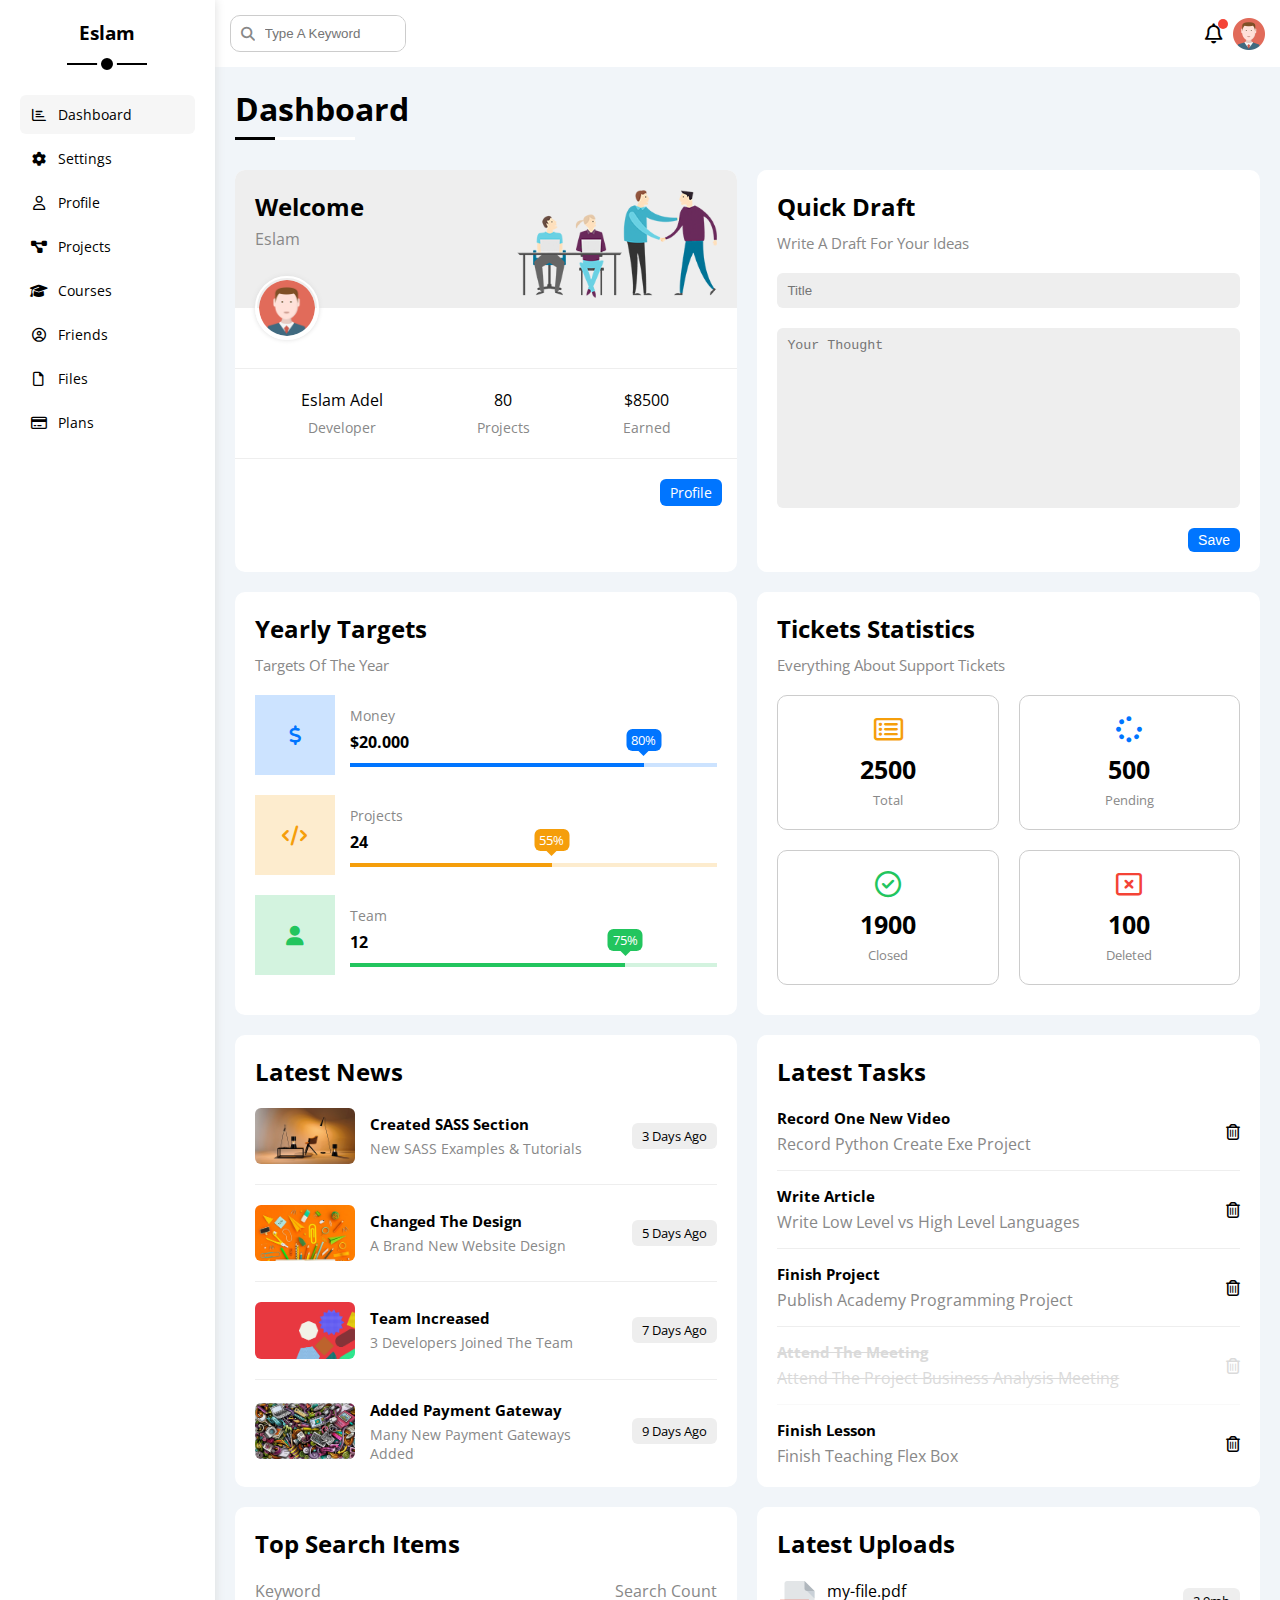
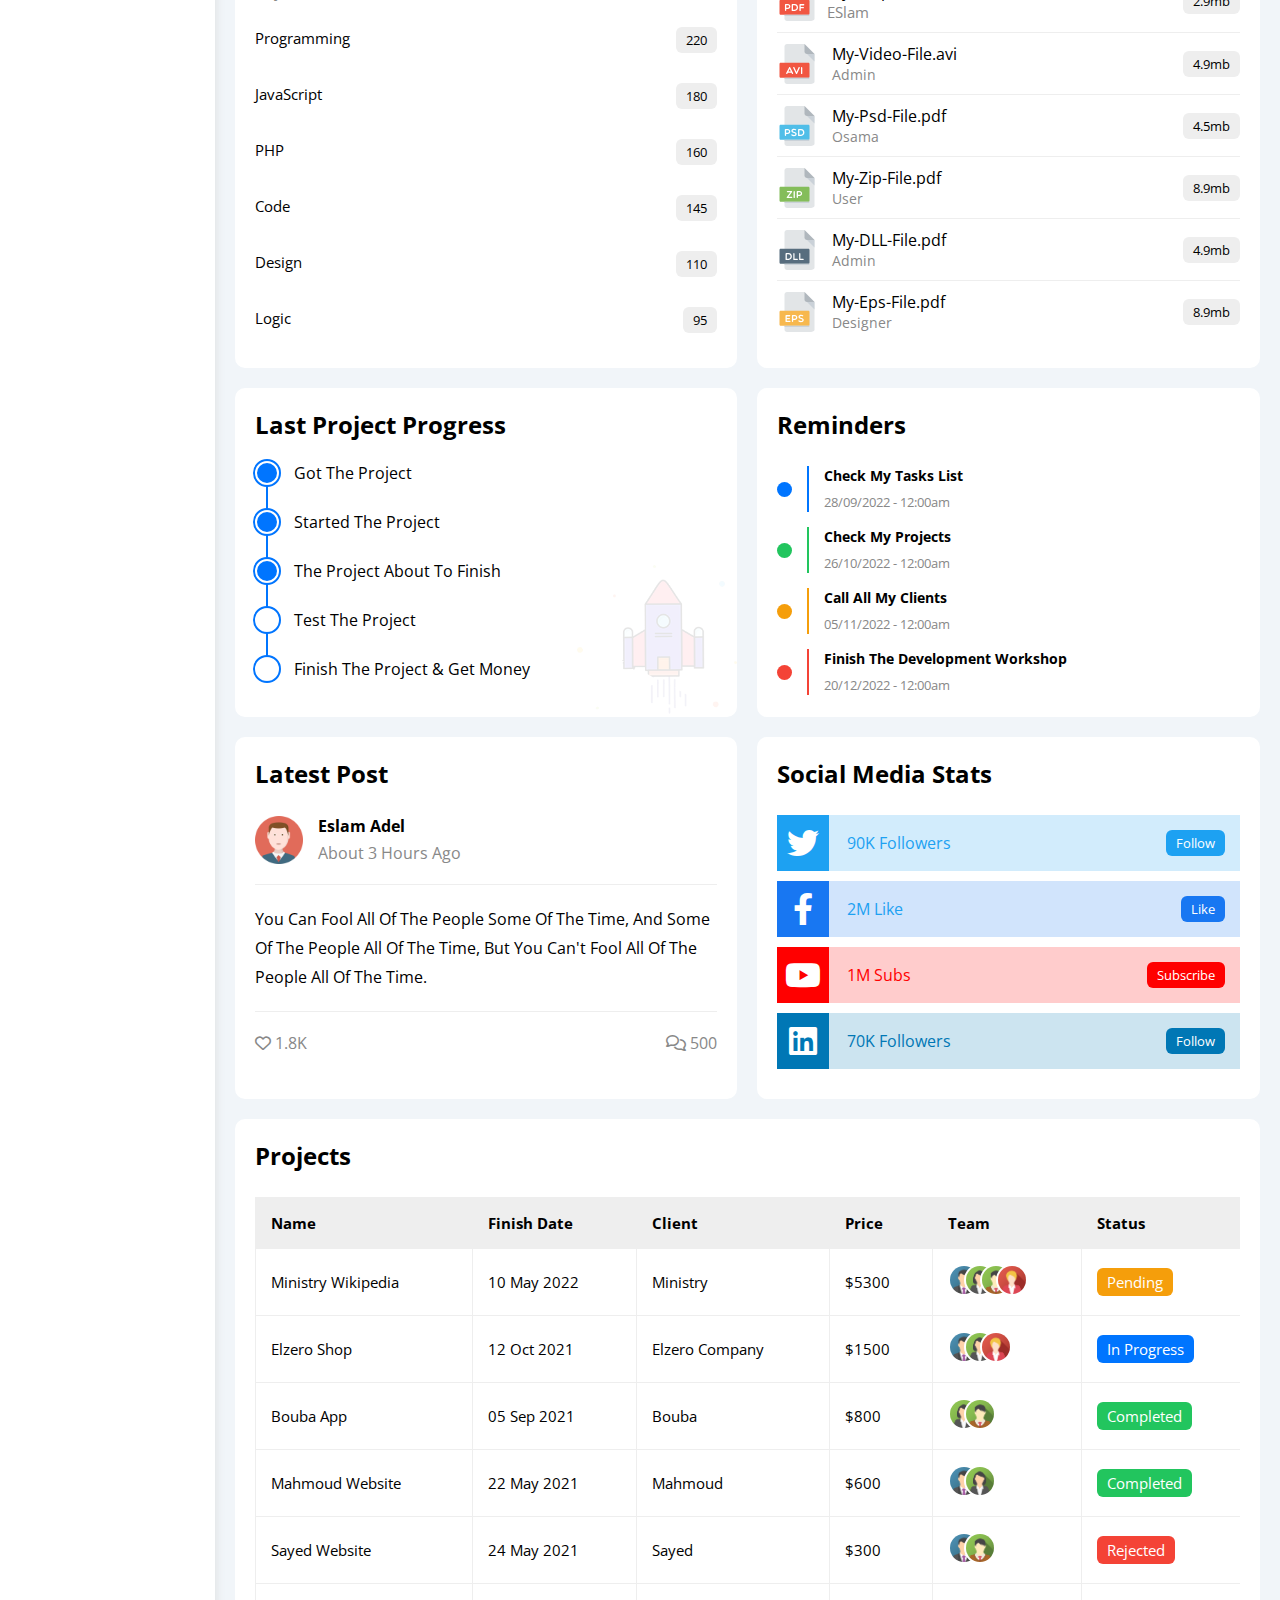
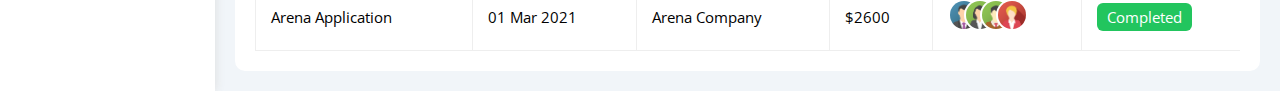
<file: index.html>
<!DOCTYPE html>

<html lang="en">
  <head>
    <meta charset="UTF-8" />
    <meta name="viewport" content="width=device-width, initial-scale=1.0" />
    <title>Dashboard</title>
    <link rel="stylesheet" href="css/all.min.css" />
    <link rel="preconnect" href="https://fonts.googleapis.com" />
    <link rel="preconnect" href="https://fonts.gstatic.com" crossorigin />
    <link
      href="https://fonts.googleapis.com/css2?family=Open+Sans:wght@300;500&display=swap"
      rel="stylesheet"
    />
    <link rel="stylesheet" href="css/framework.css" />
    <link rel="stylesheet" href="css/style.css" />
  </head>

  <body>
    <div class="bage d-flex">
      <!-- Start Saidbar -->
      <aside class="p-20 bg-white p-relative">
        <h3 class="txt-c mt-0 p-relative">Eslam</h3>
        <ul>
          <li>
            <a
              class="active d-flex align-center fs-14 c-black rad-6 p-10"
              href="index.html"
            >
              <i class="fa-regular fa-chart-bar fa-fw"></i>
              <span> Dashboard </span>
            </a>
          </li>
          <li>
            <a
              class="d-flex align-center fs-14 c-black rad-6 p-10"
              href="settings.html"
            >
              <i class="fa-solid fa-gear fa-fw"></i>
              <span>Settings</span>
            </a>
          </li>
          <li>
            <a
              class="d-flex align-center fs-14 c-black rad-6 p-10"
              href="profile.html"
            >
              <i class="fa-regular fa-user fa-fw"></i>
              <span>Profile</span>
            </a>
          </li>
          <li>
            <a
              class="d-flex align-center fs-14 c-black rad-6 p-10"
              href="projects.html"
            >
              <i class="fa-solid fa-diagram-project fa-fw"></i>
              <span>Projects</span>
            </a>
          </li>
          <li>
            <a
              class="d-flex align-center fs-14 c-black rad-6 p-10"
              href="courses.html"
            >
              <i class="fa-solid fa-graduation-cap fa-fw"></i>
              <span>Courses</span>
            </a>
          </li>
          <li>
            <a
              class="d-flex align-center fs-14 c-black rad-6 p-10"
              href="friends.html"
            >
              <i class="fa-regular fa-circle-user fa-fw"></i>
              <span>Friends</span>
            </a>
          </li>
          <li>
            <a
              class="d-flex align-center fs-14 c-black rad-6 p-10"
              href="files.html"
            >
              <i class="fa-regular fa-file fa-fw"></i>
              <span>Files</span>
            </a>
          </li>
          <li>
            <a
              class="d-flex align-center fs-14 c-black rad-6 p-10"
              href="plans.html"
            >
              <i class="fa-regular fa-credit-card fa-fw"></i>
              <span>Plans</span>
            </a>
          </li>
        </ul>
      </aside>
      <!-- End Saidbar -->

      <main class="w-full">
        <!-- Start Head -->
        <div class="head between-flex p-15 bg-white">
          <div class="search p-relative rad-10 d-flex align-center">
            <input class="p-10" type="search" placeholder="Type A Keyword" />
          </div>
          <div class="notifi d-flex align-center">
            <i class="fa-regular fa-bell fa-lg p-relative"></i>
            <img src="images/avatar.png" alt="" />
          </div>
        </div>
        <!-- End Head -->

        <h1 class="p-relative">Dashboard</h1>

        <!-- Start Wrapper -->
        <section class="wrapper d-grid gap-20">
          <!-- Start welcome -->
          <div class="welcome bg-white rad-10 txt-c-mobile block-mobile">
            <div class="intro p-20 d-flex space-between bg-eee p-relative">
              <div>
                <h2 class="m-0">Welcome</h2>
                <p class="c-gray mt-5">Eslam</p>
              </div>
              <img class="master hide-mobile" src="images/welcome.png" alt="" />
              <img class="avatar" src="images/avatar.png" alt="" />
            </div>
            <div class="body d-flex txt-c p-20 mt-20 mb-20 block-mobile">
              <div class="box">
                <p>Eslam Adel</p>
                <span class="c-gray fs-14 mt-10">Developer</span>
              </div>
              <div class="box">
                <p>80</p>
                <span class="c-gray fs-14 mt-10">Projects</span>
              </div>
              <div class="box">
                <p>$8500</p>
                <span class="c-gray fs-14 mt-10">Earned</span>
              </div>
            </div>
            <a
              class="d-flex rad-6 fs-14 bg-blue c-white w-fit btn-shape"
              href="profile.html"
              >Profile</a
            >
          </div>
          <!-- End welcome -->

          <!-- Start draft -->
          <div class="draft bg-white rad-10 p-20">
            <h2 class="mt-0 mb-10">Quick Draft</h2>
            <p class="c-gray mb-20 fs-15 mt-0">Write A Draft For Your Ideas</p>

            <form>
              <input
                class="d-block w-full mb-20 p-10 rad-6 bg-eee b-none"
                type="text"
                placeholder="Title"
              />
              <textarea
                class="d-block w-full mb-20 p-10 rad-6 bg-eee b-none"
                placeholder="Your Thought"
              ></textarea>
              <input
                class="d-block fs-14 bg-blue c-white b-none w-fit btn-shape"
                type="submit"
                value="Save"
              />
            </form>
          </div>
          <!-- End draft -->

          <!-- Start Targets -->
          <div class="targets bg-white rad-10 p-20">
            <h2 class="mt-0 mb-10">Yearly Targets</h2>
            <p class="c-gray mb-20 fs-15 mt-0">Targets Of The Year</p>

            <div class="money gap-15 mb-20 center-flex">
              <div class="icon center-flex">
                <i class="fa-solid fa-dollar-sign fa-lg c-blue"></i>
              </div>
              <div class="details">
                <span class="fs-14 c-gray">Money</span>
                <span class="d-block mt-5 mb-10 bold">$20.000</span>
                <div class="progress p-relative">
                  <span class="bg-blue p-relative" style="width: 80%">
                    <span class="bg-blue c-white rad-6">80%</span>
                  </span>
                </div>
              </div>
            </div>
            <div class="projects gap-15 mb-20 center-flex">
              <div class="icon center-flex">
                <i class="fa-solid fa-code fa-lg c-orange"></i>
              </div>
              <div class="details">
                <span class="fs-14 c-gray">Projects</span>
                <span class="d-block mt-5 mb-10 bold">24</span>
                <div class="progress p-relative">
                  <span class="bg-orange p-relative" style="width: 55%">
                    <span class="bg-orange c-white rad-6">55%</span>
                  </span>
                </div>
              </div>
            </div>
            <div class="team gap-15 mb-20 center-flex">
              <div class="icon center-flex">
                <i class="fa-solid fa-user fa-lg c-green"></i>
              </div>
              <div class="details">
                <span class="fs-14 c-gray">Team</span>
                <span class="d-block mt-5 mb-10 bold">12</span>
                <div class="progress p-relative">
                  <span class="bg-green p-relative" style="width: 75%">
                    <span class="bg-green c-white rad-6">75%</span>
                  </span>
                </div>
              </div>
            </div>
          </div>
          <!-- End Targets -->

          <!-- Start Statistics -->
          <div class="statistics bg-white rad-10 p-20">
            <h2 class="mt-0 mb-10">Tickets Statistics</h2>
            <p class="c-gray mb-20 fs-15 mt-0">
              Everything About Support Tickets
            </p>

            <div class="d-flex f-wrap gap-20 txt-c">
              <div class="box p-20 rad-10 fs-13 c-gray">
                <i
                  class="fa-regular fa-rectangle-list fa-2x mb-10 c-orange"
                ></i>
                <span class="bold d-block c-black mb-5 fs-25">2500</span>
                Total
              </div>
              <div class="box p-20 rad-10 fs-13 c-gray">
                <i class="fa-solid fa-spinner fa-2x mb-10 c-blue"></i>
                <span class="bold d-block c-black mb-5 fs-25">500</span>
                Pending
              </div>
              <div class="box p-20 rad-10 fs-13 c-gray">
                <i class="fa-regular fa-circle-check fa-2x mb-10 c-green"></i>
                <span class="bold d-block c-black mb-5 fs-25">1900</span>
                Closed
              </div>
              <div class="box p-20 rad-10 fs-13 c-gray">
                <i class="fa-regular fa-rectangle-xmark fa-2x mb-10 c-red"></i>
                <span class="bold d-block c-black mb-5 fs-25">100</span>
                Deleted
              </div>
            </div>
          </div>
          <!-- Start Statistics -->

          <!-- Start News -->
          <div class="news bg-white rad-10 p-20">
            <h2 class="mt-0 mb-20 txt-c-mobile">Latest News</h2>

            <div class="box d-flex align-center gap-15 mb-20 txt-c-mobile">
              <img class="rad-6" src="images/news-01.png" alt="" />
              <div class="info">
                <h3 class="fs-15 m-0 mb-5">Created SASS Section</h3>
                <p class="m-0 c-gray fs-14">New SASS Examples & Tutorials</p>
              </div>
              <div class="label btn-shape fs-13 bg-eee">3 Days Ago</div>
            </div>
            <div class="box d-flex align-center gap-15 mb-20 txt-c-mobile">
              <img class="rad-6" src="images/news-02.png" alt="" />
              <div class="info">
                <h3 class="fs-15 m-0 mb-5">Changed The Design</h3>
                <p class="m-0 c-gray fs-14">A Brand New Website Design</p>
              </div>
              <div class="label btn-shape fs-13 bg-eee">5 Days Ago</div>
            </div>
            <div class="box d-flex align-center gap-15 mb-20 txt-c-mobile">
              <img class="rad-6" src="images/news-03.png" alt="" />
              <div class="info">
                <h3 class="fs-15 m-0 mb-5">Team Increased</h3>
                <p class="m-0 c-gray fs-14">3 Developers Joined The Team</p>
              </div>
              <div class="label btn-shape fs-13 bg-eee">7 Days Ago</div>
            </div>
            <div class="box d-flex align-center gap-15 txt-c-mobile">
              <img class="rad-6" src="images/news-04.png" alt="" />
              <div class="info">
                <h3 class="fs-15 m-0 mb-5">Added Payment Gateway</h3>
                <p class="m-0 c-gray fs-14">Many New Payment Gateways Added</p>
              </div>
              <div class="label btn-shape fs-13 bg-eee">9 Days Ago</div>
            </div>
          </div>
          <!-- End News -->

          <!-- Start Tasks -->
          <div class="tasks bg-white rad-10 p-20">
            <h2 class="mt-0 mb-20">Latest Tasks</h2>

            <div class="box between-flex mb-15">
              <div class="info">
                <h3 class="fs-15 mt-0 mb-5">Record One New Video</h3>
                <p class="m-0 c-gray">Record Python Create Exe Project</p>
              </div>
              <i class="fa-regular fa-trash-can"></i>
            </div>
            <div class="box between-flex mb-15">
              <div class="info">
                <h3 class="fs-15 mt-0 mb-5">Write Article</h3>
                <p class="m-0 c-gray">
                  Write Low Level vs High Level Languages
                </p>
              </div>
              <i class="fa-regular fa-trash-can"></i>
            </div>
            <div class="box between-flex mb-15">
              <div class="info">
                <h3 class="fs-15 mt-0 mb-5">Finish Project</h3>
                <p class="m-0 c-gray">Publish Academy Programming Project</p>
              </div>
              <i class="fa-regular fa-trash-can"></i>
            </div>
            <div class="box between-flex mb-15 c-gray">
              <div class="info">
                <h3 class="fs-15 mt-0 mb-5">Attend The Meeting</h3>
                <p class="m-0 c-gray">
                  Attend The Project Business Analysis Meeting
                </p>
              </div>
              <i class="fa-regular fa-trash-can"></i>
            </div>
            <div class="box between-flex">
              <div class="info">
                <h3 class="fs-15 mt-0 mb-5">Finish Lesson</h3>
                <p class="m-0 c-gray">Finish Teaching Flex Box</p>
              </div>
              <i class="fa-regular fa-trash-can"></i>
            </div>
          </div>
          <!-- End Tasks -->

          <!-- Start Items-->
          <div class="items bg-white rad-10 p-20">
            <h2 class="mt-0 mb-20">Top Search Items</h2>
            <div class="item-head between-flex">
              <span class="c-gray mb-10 mt-0">Keyword</span>
              <span class="c-gray mb-10 mt-0">Search Count</span>
            </div>
            <div class="box between-flex pt-15 pb-15">
              <span class="fs-15 mt-0 mb-5">Programming</span>
              <span class="btn-shape bg-eee fs-13">220</span>
            </div>
            <div class="box between-flex pt-15 pb-15">
              <span class="fs-15 mt-0 mb-5">JavaScript</span>
              <span class="btn-shape bg-eee fs-13">180</span>
            </div>
            <div class="box between-flex pt-15 pb-15">
              <span class="fs-15 mt-0 mb-5">PHP</span>
              <span class="btn-shape bg-eee fs-13">160</span>
            </div>
            <div class="box between-flex pt-15 pb-15">
              <span class="fs-15 mt-0 mb-5">Code</span>
              <span class="btn-shape bg-eee fs-13">145</span>
            </div>
            <div class="box between-flex pt-15 pb-15">
              <span class="fs-15 mt-0 mb-5">Design</span>
              <span class="btn-shape bg-eee fs-13">110</span>
            </div>
            <div class="box between-flex pt-15 pb-15">
              <span class="fs-15 mt-0 mb-5">Logic</span>
              <span class="btn-shape bg-eee fs-13">95</span>
            </div>
          </div>
          <!-- End Items-->

          <!-- Start Uploads -->
          <div class="uploads bg-white rad-10 p-20">
            <h2 class="mt-0 mb-20">Latest Uploads</h2>

            <div class="box d-flex align-center gap-10 mb-10 pb-10">
              <img class="rad-6" src="images/pdf.svg" alt="" />
              <div class="info">
                <span>my-file.pdf</span>
                <p class="m-0 c-gray fs-15">ESlam</p>
              </div>
              <div class="label btn-shape fs-13 bg-eee">2.9mb</div>
            </div>
            <div class="box d-flex align-center gap-15 mb-10 pb-10">
              <img class="rad-6" src="images/avi.svg" alt="" />
              <div class="info">
                <span>My-Video-File.avi</span>
                <p class="m-0 c-gray fs-14">Admin</p>
              </div>
              <div class="label btn-shape fs-13 bg-eee">4.9mb</div>
            </div>
            <div class="box d-flex align-center gap-15 mb-10 pb-10">
              <img class="rad-6" src="images/psd.svg" alt="" />
              <div class="info">
                <span>My-Psd-File.pdf</span>
                <p class="m-0 c-gray fs-14">Osama</p>
              </div>
              <div class="label btn-shape fs-13 bg-eee">4.5mb</div>
            </div>
            <div class="box d-flex align-center gap-15 mb-10 pb-10">
              <img class="rad-6" src="images/zip.svg" alt="" />
              <div class="info">
                <span>My-Zip-File.pdf</span>
                <p class="m-0 c-gray fs-14">User</p>
              </div>
              <div class="label btn-shape fs-13 bg-eee">8.9mb</div>
            </div>
            <div class="box d-flex align-center gap-15 mb-10 pb-10">
              <img class="rad-6" src="images/dll.svg" alt="" />
              <div class="info">
                <span>My-DLL-File.pdf</span>
                <p class="m-0 c-gray fs-14">Admin</p>
              </div>
              <div class="label btn-shape fs-13 bg-eee">4.9mb</div>
            </div>
            <div class="box d-flex align-center gap-15">
              <img class="rad-6" src="images/eps.svg" alt="" />
              <div class="info">
                <span>My-Eps-File.pdf</span>
                <p class="m-0 c-gray fs-14">Designer</p>
              </div>
              <div class="label btn-shape fs-13 bg-eee">8.9mb</div>
            </div>
          </div>
          <!-- End Uploads -->

          <!-- Start Project -->
          <div class="project bg-white rad-10 p-20 p-relative">
            <h2 class="mt-0 mb-20">Last Project Progress</h2>

            <ul class="p-relative">
              <li class="p-relative d-flex align-center gap-15 done">
                Got The Project
              </li>
              <li class="p-relative d-flex align-center gap-15 mt-25 done">
                Started The Project
              </li>
              <li class="p-relative d-flex align-center gap-15 mt-25 done">
                The Project About To Finish
              </li>
              <li class="p-relative d-flex align-center gap-15 mt-25 current">
                Test The Project
              </li>
              <li class="p-relative d-flex align-center gap-15 mt-25">
                Finish The Project & Get Money
              </li>
            </ul>
            <img class="hide-mobile" src="images/project.png" alt="" />
          </div>
          <!-- End Project -->

          <!-- Start Reminders -->
          <div class="reminders bg-white rad-10 p-20">
            <h2 class="mt-0 mb-25">Reminders</h2>

            <ul class="m-0">
              <li class="d-flex align-center gap-15 mt-15">
                <span class="key bg-blue d-block rad-half"></span>
                <div class="tasks pl-15">
                  <p class="mt-0 mb-5 fs-14 bold">Check My Tasks List</p>
                  <span class="c-gray fs-13">28/09/2022 - 12:00am</span>
                </div>
              </li>
              <li class="d-flex align-center gap-15 mt-15">
                <span class="key bg-green d-block rad-half"></span>
                <div class="projects pl-15">
                  <p class="mt-0 mb-5 fs-14 bold">Check My Projects</p>
                  <span class="c-gray fs-13">26/10/2022 - 12:00am</span>
                </div>
              </li>
              <li class="d-flex align-center gap-15 mt-15">
                <span class="key bg-orange d-block rad-half"></span>
                <div class="clients pl-15">
                  <p class="mt-0 mb-5 fs-14 bold">Call All My Clients</p>
                  <span class="c-gray fs-13">05/11/2022 - 12:00am</span>
                </div>
              </li>
              <li class="d-flex align-center gap-15 mt-15">
                <span class="key bg-red d-block rad-half"></span>
                <div class="workshop pl-15">
                  <p class="mt-0 mb-5 fs-14 bold">
                    Finish The Development Workshop
                  </p>
                  <span class="c-gray fs-13">20/12/2022 - 12:00am</span>
                </div>
              </li>
            </ul>
          </div>
          <!-- End Reminders -->

          <!-- Start Post -->
          <div class="post bg-white rad-10 p-20">
            <h2 class="mt-0 mb-25">Latest Post</h2>

            <div class="d-flex align-center gap-15">
              <img src="images/avatar.png" alt="" />
              <div>
                <span class="d-block bold mb-5">Eslam Adel</span>
                <span class="c-gray">About 3 Hours Ago</span>
              </div>
            </div>
            <p class="pt-20 pb-20 mt-20 mb-20">
              You Can Fool All Of The People Some Of The Time, And Some Of The
              People All Of The Time, But You Can't Fool All Of The People All
              Of The Time.
            </p>
            <div class="between-flex c-gray">
              <span><i class="fa-regular fa-heart"></i> 1.8K </span>
              <span><i class="fa-regular fa-comments"></i> 500 </span>
            </div>
          </div>
          <!-- End Post -->

          <!-- Start Social -->
          <div class="social bg-white rad-10 p-20">
            <h2 class="mt-0 mb-25">Social Media Stats</h2>

            <div class="box twitter between-flex p-15 mb-10 p-relative">
              <i
                class="fa-brands fa-twitter fa-2x c-white center-flex h-full"
              ></i>
              <span>90K Followers</span>
              <a class="btn-shape c-white fs-13" href="#">Follow</a>
            </div>
            <div class="box facebook between-flex p-15 mb-10 p-relative">
              <i
                class="fa-brands fa-facebook-f fa-2x c-white center-flex h-full"
              ></i>
              <span>2M Like</span>
              <a class="btn-shape c-white fs-13" href="#">Like</a>
            </div>
            <div class="box youtube between-flex p-15 mb-10 p-relative">
              <i
                class="fa-brands fa-youtube fa-2x c-white center-flex h-full"
              ></i>
              <span>1M Subs</span>
              <a class="btn-shape c-white fs-13" href="#">Subscribe</a>
            </div>
            <div class="box linkedin between-flex p-15 mb-10 p-relative">
              <i
                class="fa-brands fa-linkedin fa-2x c-white center-flex h-full"
              ></i>
              <span>70K Followers</span>
              <a class="btn-shape c-white fs-13" href="#">Follow</a>
            </div>
          </div>
          <!-- End Social -->
        </section>
        <!-- End Wrapper -->

        <!-- Start Table -->
        <div class="table bg-white rad-10 p-20 m-20">
          <h2 class="mt-0 mb-25">Projects</h2>

          <div class="responsive">
            <table class="w-full fs-15">
              <thead>
                <tr>
                  <th>Name</th>
                  <th>Finish Date</th>
                  <th>Client</th>
                  <th>Price</th>
                  <th>Team</th>
                  <th>Status</th>
                </tr>
              </thead>

              <tbody>
                <tr>
                  <td>Ministry Wikipedia</td>
                  <td>10 May 2022</td>
                  <td>Ministry</td>
                  <td>$5300</td>
                  <td>
                    <img src="images/team-01.png" />
                    <img src="images/team-02.png" />
                    <img src="images/team-03.png" />
                    <img src="images/team-05.png" />
                  </td>
                  <td>
                    <span class="btn-shape bg-orange c-white">Pending</span>
                  </td>
                </tr>
                <tr>
                  <td>Elzero Shop</td>
                  <td>12 Oct 2021</td>
                  <td>Elzero Company</td>
                  <td>$1500</td>
                  <td>
                    <img src="images/team-01.png" />
                    <img src="images/team-02.png" />
                    <img src="images/team-05.png" />
                  </td>
                  <td>
                    <span class="btn-shape bg-blue c-white">In Progress </span>
                  </td>
                </tr>
                <tr>
                  <td>Bouba App</td>
                  <td>05 Sep 2021</td>
                  <td>Bouba</td>
                  <td>$800</td>
                  <td>
                    <img src="images/team-02.png" />
                    <img src="images/team-03.png" />
                  </td>
                  <td>
                    <span class="btn-shape bg-green c-white">Completed </span>
                  </td>
                </tr>
                <tr>
                  <td>Mahmoud Website</td>
                  <td>22 May 2021</td>
                  <td>Mahmoud</td>
                  <td>$600</td>
                  <td>
                    <img src="images/team-01.png" />
                    <img src="images/team-02.png" />
                  </td>
                  <td>
                    <span class="btn-shape bg-green c-white">Completed </span>
                  </td>
                </tr>
                <tr>
                  <td>Sayed Website</td>
                  <td>24 May 2021</td>
                  <td>Sayed</td>
                  <td>$300</td>
                  <td>
                    <img src="images/team-01.png" />
                    <img src="images/team-03.png" />
                  </td>
                  <td>
                    <span class="btn-shape bg-red c-white">Rejected</span>
                  </td>
                </tr>
                <tr>
                  <td>Arena Application</td>
                  <td>01 Mar 2021</td>
                  <td>Arena Company</td>
                  <td>$2600</td>
                  <td>
                    <img src="images/team-01.png" />
                    <img src="images/team-02.png" />
                    <img src="images/team-03.png" />
                    <img src="images/team-05.png" />
                  </td>
                  <td>
                    <span class="btn-shape bg-green c-white">Completed</span>
                  </td>
                </tr>
              </tbody>
            </table>
          </div>
        </div>
        <!-- End Table -->
      </main>
    </div>
  </body>
</html>
</file>
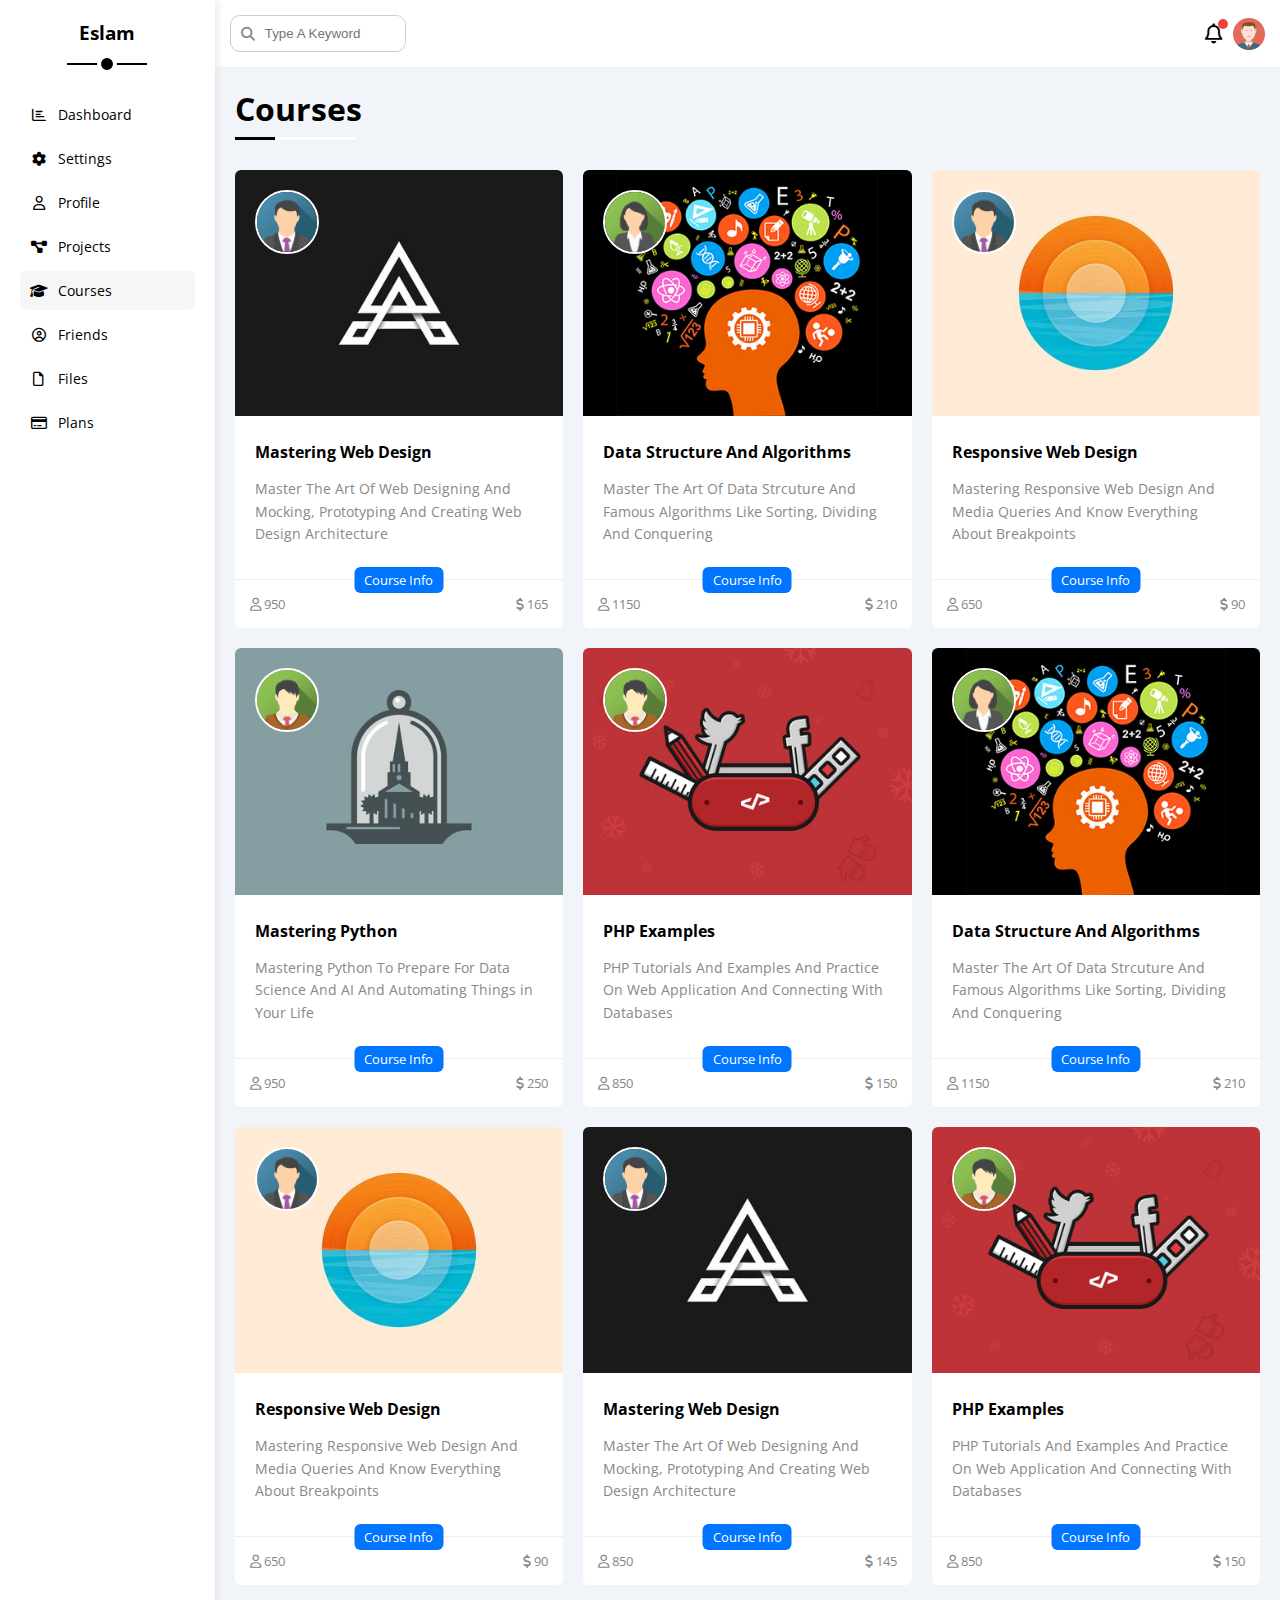
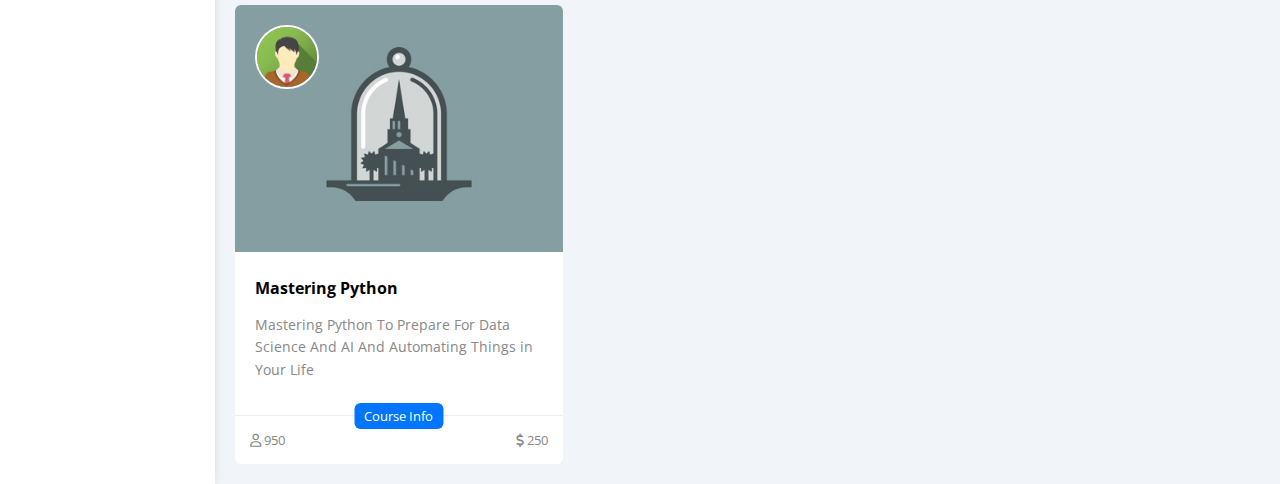
<file: courses.html>
<!DOCTYPE html>

<html lang="en">
  <head>
    <meta charset="UTF-8" />
    <meta name="viewport" content="width=device-width, initial-scale=1.0" />
    <title>Courses</title>
    <link rel="stylesheet" href="css/all.min.css" />
    <link rel="preconnect" href="https://fonts.googleapis.com" />
    <link rel="preconnect" href="https://fonts.gstatic.com" crossorigin />
    <link
      href="https://fonts.googleapis.com/css2?family=Open+Sans:wght@300;500&display=swap"
      rel="stylesheet"
    />
    <link rel="stylesheet" href="css/framework.css" />
    <link rel="stylesheet" href="css/style.css" />
  </head>

  <body>
    <div class="bage d-flex">
      <!-- Start Saidbar -->
      <aside class="p-20 bg-white p-relative">
        <h3 class="txt-c mt-0 p-relative">Eslam</h3>
        <ul>
          <li>
            <a
              class="d-flex align-center fs-14 c-black rad-6 p-10"
              href="index.html"
            >
              <i class="fa-regular fa-chart-bar fa-fw"></i>
              <span> Dashboard </span>
            </a>
          </li>
          <li>
            <a
              class="d-flex align-center fs-14 c-black rad-6 p-10"
              href="settings.html"
            >
              <i class="fa-solid fa-gear fa-fw"></i>
              <span>Settings</span>
            </a>
          </li>
          <li>
            <a
              class="d-flex align-center fs-14 c-black rad-6 p-10"
              href="profile.html"
            >
              <i class="fa-regular fa-user fa-fw"></i>
              <span>Profile</span>
            </a>
          </li>
          <li>
            <a
              class="d-flex align-center fs-14 c-black rad-6 p-10"
              href="projects.html"
            >
              <i class="fa-solid fa-diagram-project fa-fw"></i>
              <span>Projects</span>
            </a>
          </li>
          <li>
            <a
              class="active d-flex align-center fs-14 c-black rad-6 p-10"
              href="courses.html"
            >
              <i class="fa-solid fa-graduation-cap fa-fw"></i>
              <span>Courses</span>
            </a>
          </li>
          <li>
            <a
              class="d-flex align-center fs-14 c-black rad-6 p-10"
              href="friends.html"
            >
              <i class="fa-regular fa-circle-user fa-fw"></i>
              <span>Friends</span>
            </a>
          </li>
          <li>
            <a
              class="d-flex align-center fs-14 c-black rad-6 p-10"
              href="files.html"
            >
              <i class="fa-regular fa-file fa-fw"></i>
              <span>Files</span>
            </a>
          </li>
          <li>
            <a
              class="d-flex align-center fs-14 c-black rad-6 p-10"
              href="plans.html"
            >
              <i class="fa-regular fa-credit-card fa-fw"></i>
              <span>Plans</span>
            </a>
          </li>
        </ul>
      </aside>
      <!-- End Saidbar -->

      <main class="w-full">
        <!-- Start Head -->
        <div class="head between-flex p-15 bg-white">
          <div class="search p-relative rad-10 d-flex align-center">
            <input class="p-10" type="search" placeholder="Type A Keyword" />
          </div>
          <div class="notifi d-flex align-center">
            <i class="fa-regular fa-bell fa-lg p-relative"></i>
            <img src="images/avatar.png" alt="" />
          </div>
        </div>
        <!-- End Head -->

        <h1 class="p-relative">Courses</h1>

        <div class="courses-page m-20 d-grid gap-20">
          <div class="p-relative bg-white rad-6">
            <img class="instructor rad-half" src="images/team-01.png" alt="" />
            <img class="cover" src="images/course-01.jpg" alt="" />
            <div class="p-20">
              <h4 class="m-0">Mastering Web Design</h4>
              <p class="c-gray mt-15 fs-14">
                Master The Art Of Web Designing And Mocking, Prototyping And
                Creating Web Design Architecture
              </p>
            </div>
            <div class="info between-flex p-15 c-gray fs-13 p-relative">
              <span class="bg-blue btn-shape c-white">Course Info</span>
              <span>
                <i class="fa-regular fa-user"></i>
                950
              </span>
              <span>
                <i class="fa-solid fa-dollar-sign"></i>
                165
              </span>
            </div>
          </div>
          <div class="p-relative bg-white rad-6">
            <img class="instructor rad-half" src="images/team-02.png" alt="" />
            <img class="cover" src="images/course-02.jpg" alt="" />
            <div class="p-20">
              <h4 class="m-0">Data Structure And Algorithms</h4>
              <p class="c-gray mt-15 fs-14">
                Master The Art Of Data Strcuture And Famous Algorithms Like
                Sorting, Dividing And Conquering
              </p>
            </div>
            <div class="info between-flex p-15 c-gray fs-13 p-relative">
              <span class="bg-blue btn-shape c-white">Course Info</span>
              <span>
                <i class="fa-regular fa-user"></i>
                1150
              </span>
              <span>
                <i class="fa-solid fa-dollar-sign"></i>
                210
              </span>
            </div>
          </div>
          <div class="p-relative bg-white rad-6">
            <img class="instructor rad-half" src="images/team-01.png" alt="" />
            <img class="cover" src="images/course-03.jpg" alt="" />
            <div class="p-20">
              <h4 class="m-0">Responsive Web Design</h4>
              <p class="c-gray mt-15 fs-14">
                Mastering Responsive Web Design And Media Queries And Know
                Everything About Breakpoints
              </p>
            </div>
            <div class="info between-flex p-15 c-gray fs-13 p-relative">
              <span class="bg-blue btn-shape c-white">Course Info</span>
              <span>
                <i class="fa-regular fa-user"></i>
                650
              </span>
              <span>
                <i class="fa-solid fa-dollar-sign"></i>
                90
              </span>
            </div>
          </div>
          <div class="p-relative bg-white rad-6">
            <img class="instructor rad-half" src="images/team-03.png" alt="" />
            <img class="cover" src="images/course-04.jpg" alt="" />
            <div class="p-20">
              <h4 class="m-0">Mastering Python</h4>
              <p class="c-gray mt-15 fs-14">
                Mastering Python To Prepare For Data Science And AI And
                Automating Things in Your Life
              </p>
            </div>
            <div class="info between-flex p-15 c-gray fs-13 p-relative">
              <span class="bg-blue btn-shape c-white">Course Info</span>
              <span>
                <i class="fa-regular fa-user"></i>
                950
              </span>
              <span>
                <i class="fa-solid fa-dollar-sign"></i>
                250
              </span>
            </div>
          </div>
          <div class="p-relative bg-white rad-6">
            <img class="instructor rad-half" src="images/team-03.png" alt="" />
            <img class="cover" src="images/course-05.jpg" alt="" />
            <div class="p-20">
              <h4 class="m-0">PHP Examples</h4>
              <p class="c-gray mt-15 fs-14">
                PHP Tutorials And Examples And Practice On Web Application And
                Connecting With Databases
              </p>
            </div>
            <div class="info between-flex p-15 c-gray fs-13 p-relative">
              <span class="bg-blue btn-shape c-white">Course Info</span>
              <span>
                <i class="fa-regular fa-user"></i>
                850
              </span>
              <span>
                <i class="fa-solid fa-dollar-sign"></i>
                150
              </span>
            </div>
          </div>
          <div class="p-relative bg-white rad-6">
            <img class="instructor rad-half" src="images/team-02.png" alt="" />
            <img class="cover" src="images/course-02.jpg" alt="" />
            <div class="p-20">
              <h4 class="m-0">Data Structure And Algorithms</h4>
              <p class="c-gray mt-15 fs-14">
                Master The Art Of Data Strcuture And Famous Algorithms Like
                Sorting, Dividing And Conquering
              </p>
            </div>
            <div class="info between-flex p-15 c-gray fs-13 p-relative">
              <span class="bg-blue btn-shape c-white">Course Info</span>
              <span>
                <i class="fa-regular fa-user"></i>
                1150
              </span>
              <span>
                <i class="fa-solid fa-dollar-sign"></i>
                210
              </span>
            </div>
          </div>
          <div class="p-relative bg-white rad-6">
            <img class="instructor rad-half" src="images/team-01.png" alt="" />
            <img class="cover" src="images/course-03.jpg" alt="" />
            <div class="p-20">
              <h4 class="m-0">Responsive Web Design</h4>
              <p class="c-gray mt-15 fs-14">
                Mastering Responsive Web Design And Media Queries And Know
                Everything About Breakpoints
              </p>
            </div>
            <div class="info between-flex p-15 c-gray fs-13 p-relative">
              <span class="bg-blue btn-shape c-white">Course Info</span>
              <span>
                <i class="fa-regular fa-user"></i>
                650
              </span>
              <span>
                <i class="fa-solid fa-dollar-sign"></i>
                90
              </span>
            </div>
          </div>
          <div class="p-relative bg-white rad-6">
            <img class="instructor rad-half" src="images/team-01.png" alt="" />
            <img class="cover" src="images/course-01.jpg" alt="" />
            <div class="p-20">
              <h4 class="m-0">Mastering Web Design</h4>
              <p class="c-gray mt-15 fs-14">
                Master The Art Of Web Designing And Mocking, Prototyping And
                Creating Web Design Architecture
              </p>
            </div>
            <div class="info between-flex p-15 c-gray fs-13 p-relative">
              <span class="bg-blue btn-shape c-white">Course Info</span>
              <span>
                <i class="fa-regular fa-user"></i>
                850
              </span>
              <span>
                <i class="fa-solid fa-dollar-sign"></i>
                145
              </span>
            </div>
          </div>
          <div class="p-relative bg-white rad-6">
            <img class="instructor rad-half" src="images/team-03.png" alt="" />
            <img class="cover" src="images/course-05.jpg" alt="" />
            <div class="p-20">
              <h4 class="m-0">PHP Examples</h4>
              <p class="c-gray mt-15 fs-14">
                PHP Tutorials And Examples And Practice On Web Application And
                Connecting With Databases
              </p>
            </div>
            <div class="info between-flex p-15 c-gray fs-13 p-relative">
              <span class="bg-blue btn-shape c-white">Course Info</span>
              <span>
                <i class="fa-regular fa-user"></i>
                850
              </span>
              <span>
                <i class="fa-solid fa-dollar-sign"></i>
                150
              </span>
            </div>
          </div>
          <div class="p-relative bg-white rad-6">
            <img class="instructor rad-half" src="images/team-03.png" alt="" />
            <img class="cover" src="images/course-04.jpg" alt="" />
            <div class="p-20">
              <h4 class="m-0">Mastering Python</h4>
              <p class="c-gray mt-15 fs-14">
                Mastering Python To Prepare For Data Science And AI And
                Automating Things in Your Life
              </p>
            </div>
            <div class="info between-flex p-15 c-gray fs-13 p-relative">
              <span class="bg-blue btn-shape c-white">Course Info</span>
              <span>
                <i class="fa-regular fa-user"></i>
                950
              </span>
              <span>
                <i class="fa-solid fa-dollar-sign"></i>
                250
              </span>
            </div>
          </div>
        </div>
      </main>
    </div>
  </body>
</html>
</file>
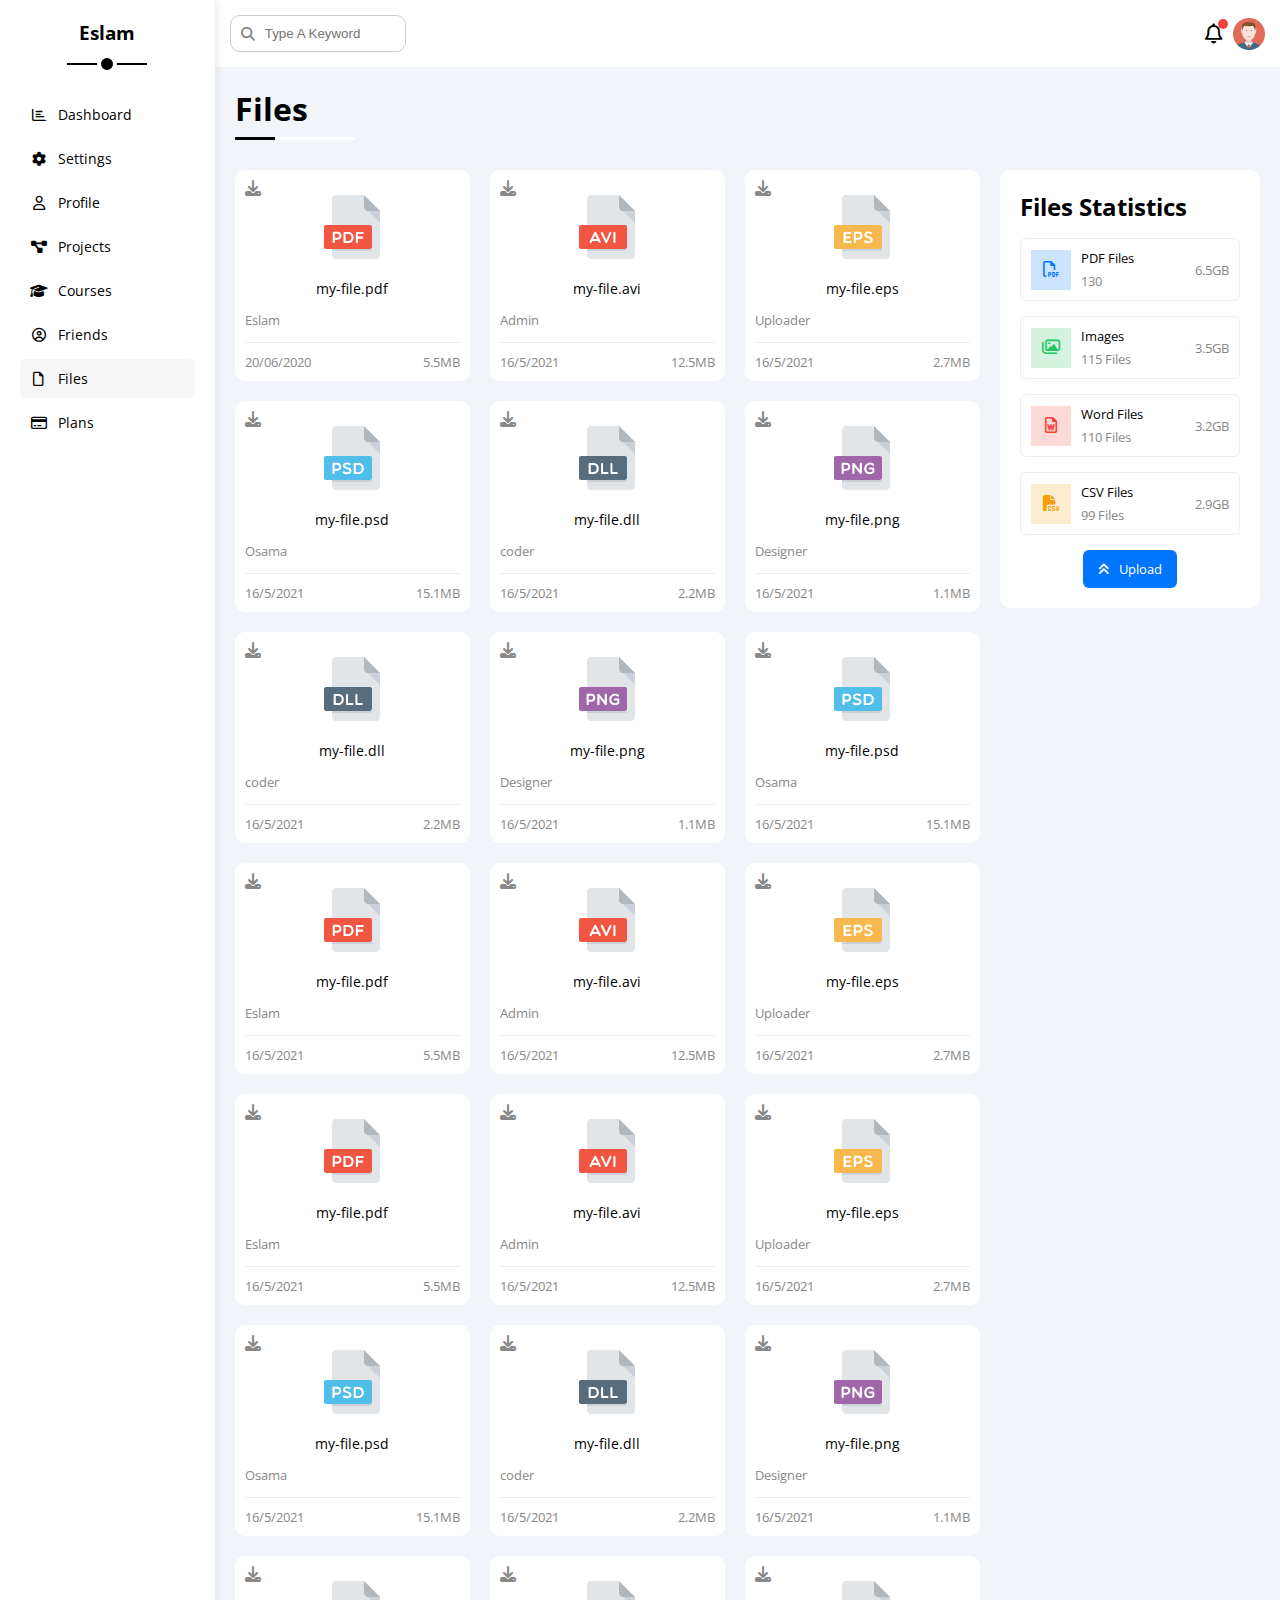
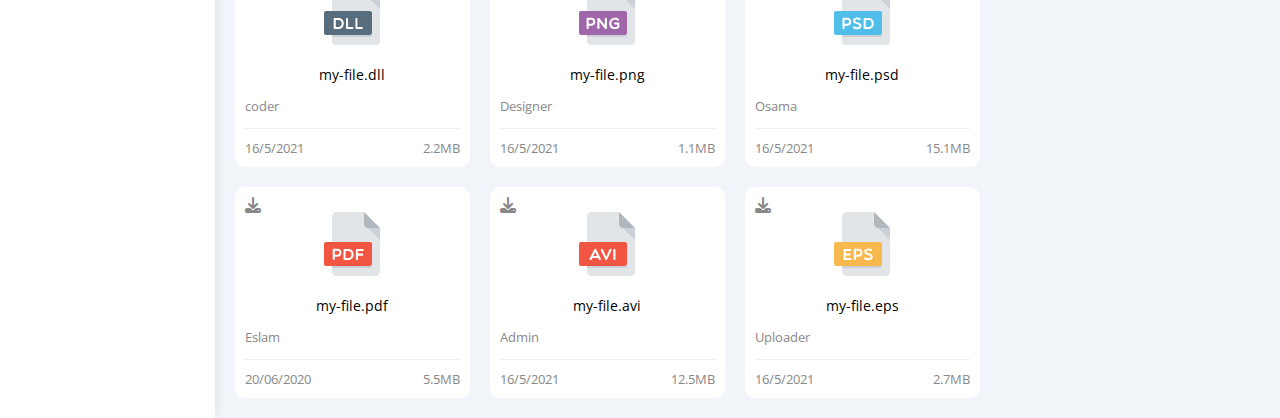
<file: files.html>
<!DOCTYPE html>

<html lang="en">
  <head>
    <meta charset="UTF-8" />
    <meta name="viewport" content="width=device-width, initial-scale=1.0" />
    <title>Files</title>
    <link rel="stylesheet" href="css/all.min.css" />
    <link rel="preconnect" href="https://fonts.googleapis.com" />
    <link rel="preconnect" href="https://fonts.gstatic.com" crossorigin />
    <link
      href="https://fonts.googleapis.com/css2?family=Open+Sans:wght@300;500&display=swap"
      rel="stylesheet"
    />
    <link rel="stylesheet" href="css/framework.css" />
    <link rel="stylesheet" href="css/style.css" />
  </head>

  <body>
    <div class="bage d-flex">
      <!-- Start Saidbar -->
      <aside class="p-20 bg-white p-relative">
        <h3 class="txt-c mt-0 p-relative">Eslam</h3>
        <ul>
          <li>
            <a
              class="d-flex align-center fs-14 c-black rad-6 p-10"
              href="index.html"
            >
              <i class="fa-regular fa-chart-bar fa-fw"></i>
              <span> Dashboard </span>
            </a>
          </li>
          <li>
            <a
              class="d-flex align-center fs-14 c-black rad-6 p-10"
              href="settings.html"
            >
              <i class="fa-solid fa-gear fa-fw"></i>
              <span>Settings</span>
            </a>
          </li>
          <li>
            <a
              class="d-flex align-center fs-14 c-black rad-6 p-10"
              href="profile.html"
            >
              <i class="fa-regular fa-user fa-fw"></i>
              <span>Profile</span>
            </a>
          </li>
          <li>
            <a
              class="d-flex align-center fs-14 c-black rad-6 p-10"
              href="projects.html"
            >
              <i class="fa-solid fa-diagram-project fa-fw"></i>
              <span>Projects</span>
            </a>
          </li>
          <li>
            <a
              class="d-flex align-center fs-14 c-black rad-6 p-10"
              href="courses.html"
            >
              <i class="fa-solid fa-graduation-cap fa-fw"></i>
              <span>Courses</span>
            </a>
          </li>
          <li>
            <a
              class="d-flex align-center fs-14 c-black rad-6 p-10"
              href="friends.html"
            >
              <i class="fa-regular fa-circle-user fa-fw"></i>
              <span>Friends</span>
            </a>
          </li>
          <li>
            <a
              class="active d-flex align-center fs-14 c-black rad-6 p-10"
              href="files.html"
            >
              <i class="fa-regular fa-file fa-fw"></i>
              <span>Files</span>
            </a>
          </li>
          <li>
            <a
              class="d-flex align-center fs-14 c-black rad-6 p-10"
              href="plans.html"
            >
              <i class="fa-regular fa-credit-card fa-fw"></i>
              <span>Plans</span>
            </a>
          </li>
        </ul>
      </aside>
      <!-- End Saidbar -->

      <main class="w-full">
        <!-- Start Head -->
        <div class="head between-flex p-15 bg-white">
          <div class="search p-relative rad-10 d-flex align-center">
            <input class="p-10" type="search" placeholder="Type A Keyword" />
          </div>
          <div class="notifi d-flex align-center">
            <i class="fa-regular fa-bell fa-lg p-relative"></i>
            <img src="images/avatar.png" alt="" />
          </div>
        </div>
        <!-- End Head -->

        <h1 class="p-relative">Files</h1>

        <div class="files-page m-20 d-flex gap-20">
          <div class="statistics bg-white rad-10 p-20">
            <h2 class="m-0 mb-15">Files Statistics</h2>

            <div class="between-flex fs-13 p-10 rad-6 gap-10 mb-15">
              <i
                class="blue fa-regular fa-file-pdf fa-lg center-flex c-blue icon"
              ></i>
              <div>
                <span class="d-block mb-5">PDF Files</span>
                <span class="c-gray">130</span>
              </div>
              <span class="c-gray">6.5GB</span>
            </div>
            <div class="between-flex fs-13 p-10 rad-6 gap-10 mb-15">
              <i
                class="fa-regular fa-images fa-lg green center-flex c-green icon"
              ></i>
              <div>
                <span class="d-block mb-5">Images</span>
                <span class="c-gray">115 Files</span>
              </div>
              <span class="c-gray">3.5GB</span>
            </div>
            <div class="between-flex fs-13 p-10 rad-6 gap-10 mb-15">
              <i
                class="fa-regular fa-file-word fa-lg red center-flex c-red icon"
              ></i>
              <div>
                <span class="d-block mb-5">Word Files</span>
                <span class="c-gray">110 Files</span>
              </div>
              <span class="c-gray">3.2GB</span>
            </div>
            <div class="between-flex fs-13 p-10 rad-6 gap-10">
              <i
                class="fa-solid fa-file-csv fa-lg orange center-flex c-orange icon"
              ></i>
              <div>
                <span class="d-block mb-5">CSV Files</span>
                <span class="c-gray">99 Files</span>
              </div>
              <span class="c-gray">2.9GB</span>
            </div>

            <a
              class="bg-blue c-white rad-6 fs-13 center-flex w-fit gap-10"
              href="#"
            >
              <i class="fa-solid fa-angles-up"></i>
              Upload
            </a>
          </div>

          <div class="d-grid gap-20">
            <div class="file p-10 rad-10 bg-white p-relative">
              <i class="fa-solid fa-download c-gray"></i>
              <div class="txt-c">
                <img class="mt-15 mb-15" src="images/pdf.svg" alt="" />
                <div class="fs-14 mb-10">my-file.pdf</div>
              </div>
              <p class="c-gray fs-13">Eslam</p>
              <div class="info between-flex mt-10 pt-10 fs-13 c-gray">
                <span>20/06/2020</span>
                <span>5.5MB</span>
              </div>
            </div>
            <div class="file p-10 rad-10 bg-white p-relative">
              <i class="fa-solid fa-download c-gray"></i>
              <div class="txt-c">
                <img class="mt-15 mb-15" src="images/avi.svg" alt="" />
                <div class="fs-14 mb-10">my-file.avi</div>
              </div>
              <p class="c-gray fs-13">Admin</p>
              <div class="info between-flex mt-10 pt-10 fs-13 c-gray">
                <span>16/5/2021</span>
                <span>12.5MB</span>
              </div>
            </div>
            <div class="file p-10 rad-10 bg-white p-relative">
              <i class="fa-solid fa-download c-gray"></i>
              <div class="txt-c">
                <img class="mt-15 mb-15" src="images/eps.svg" alt="" />
                <div class="fs-14 mb-10">my-file.eps</div>
              </div>
              <p class="c-gray fs-13">Uploader</p>
              <div class="info between-flex mt-10 pt-10 fs-13 c-gray">
                <span>16/5/2021 </span>
                <span>2.7MB </span>
              </div>
            </div>
            <div class="file p-10 rad-10 bg-white p-relative">
              <i class="fa-solid fa-download c-gray"></i>
              <div class="txt-c">
                <img class="mt-15 mb-15" src="images/psd.svg" alt="" />
                <div class="fs-14 mb-10">my-file.psd</div>
              </div>
              <p class="c-gray fs-13">Osama</p>
              <div class="info between-flex mt-10 pt-10 fs-13 c-gray">
                <span>16/5/2021</span>
                <span>15.1MB</span>
              </div>
            </div>
            <div class="file p-10 rad-10 bg-white p-relative">
              <i class="fa-solid fa-download c-gray"></i>
              <div class="txt-c">
                <img class="mt-15 mb-15" src="images/dll.svg" alt="" />
                <div class="fs-14 mb-10">my-file.dll</div>
              </div>
              <p class="c-gray fs-13">coder</p>
              <div class="info between-flex mt-10 pt-10 fs-13 c-gray">
                <span>16/5/2021</span>
                <span>2.2MB</span>
              </div>
            </div>
            <div class="file p-10 rad-10 bg-white p-relative">
              <i class="fa-solid fa-download c-gray"></i>
              <div class="txt-c">
                <img class="mt-15 mb-15" src="images/png.svg" alt="" />
                <div class="fs-14 mb-10">my-file.png</div>
              </div>
              <p class="c-gray fs-13">Designer</p>
              <div class="info between-flex mt-10 pt-10 fs-13 c-gray">
                <span>16/5/2021</span>
                <span>1.1MB</span>
              </div>
            </div>
            <div class="file p-10 rad-10 bg-white p-relative">
              <i class="fa-solid fa-download c-gray"></i>
              <div class="txt-c">
                <img class="mt-15 mb-15" src="images/dll.svg" alt="" />
                <div class="fs-14 mb-10">my-file.dll</div>
              </div>
              <p class="c-gray fs-13">coder</p>
              <div class="info between-flex mt-10 pt-10 fs-13 c-gray">
                <span>16/5/2021</span>
                <span>2.2MB</span>
              </div>
            </div>
            <div class="file p-10 rad-10 bg-white p-relative">
              <i class="fa-solid fa-download c-gray"></i>
              <div class="txt-c">
                <img class="mt-15 mb-15" src="images/png.svg" alt="" />
                <div class="fs-14 mb-10">my-file.png</div>
              </div>
              <p class="c-gray fs-13">Designer</p>
              <div class="info between-flex mt-10 pt-10 fs-13 c-gray">
                <span>16/5/2021</span>
                <span>1.1MB</span>
              </div>
            </div>
            <div class="file p-10 rad-10 bg-white p-relative">
              <i class="fa-solid fa-download c-gray"></i>
              <div class="txt-c">
                <img class="mt-15 mb-15" src="images/psd.svg" alt="" />
                <div class="fs-14 mb-10">my-file.psd</div>
              </div>
              <p class="c-gray fs-13">Osama</p>
              <div class="info between-flex mt-10 pt-10 fs-13 c-gray">
                <span>16/5/2021</span>
                <span>15.1MB</span>
              </div>
            </div>
            <div class="file p-10 rad-10 bg-white p-relative">
              <i class="fa-solid fa-download c-gray"></i>
              <div class="txt-c">
                <img class="mt-15 mb-15" src="images/pdf.svg" alt="" />
                <div class="fs-14 mb-10">my-file.pdf</div>
              </div>
              <p class="c-gray fs-13">Eslam</p>
              <div class="info between-flex mt-10 pt-10 fs-13 c-gray">
                <span>16/5/2021</span>
                <span>5.5MB</span>
              </div>
            </div>
            <div class="file p-10 rad-10 bg-white p-relative">
              <i class="fa-solid fa-download c-gray"></i>
              <div class="txt-c">
                <img class="mt-15 mb-15" src="images/avi.svg" alt="" />
                <div class="fs-14 mb-10">my-file.avi</div>
              </div>
              <p class="c-gray fs-13">Admin</p>
              <div class="info between-flex mt-10 pt-10 fs-13 c-gray">
                <span>16/5/2021</span>
                <span>12.5MB</span>
              </div>
            </div>
            <div class="file p-10 rad-10 bg-white p-relative">
              <i class="fa-solid fa-download c-gray"></i>
              <div class="txt-c">
                <img class="mt-15 mb-15" src="images/eps.svg" alt="" />
                <div class="fs-14 mb-10">my-file.eps</div>
              </div>
              <p class="c-gray fs-13">Uploader</p>
              <div class="info between-flex mt-10 pt-10 fs-13 c-gray">
                <span>16/5/2021 </span>
                <span>2.7MB </span>
              </div>
            </div>
            <div class="file p-10 rad-10 bg-white p-relative">
              <i class="fa-solid fa-download c-gray"></i>
              <div class="txt-c">
                <img class="mt-15 mb-15" src="images/pdf.svg" alt="" />
                <div class="fs-14 mb-10">my-file.pdf</div>
              </div>
              <p class="c-gray fs-13">Eslam</p>
              <div class="info between-flex mt-10 pt-10 fs-13 c-gray">
                <span>16/5/2021</span>
                <span>5.5MB</span>
              </div>
            </div>
            <div class="file p-10 rad-10 bg-white p-relative">
              <i class="fa-solid fa-download c-gray"></i>
              <div class="txt-c">
                <img class="mt-15 mb-15" src="images/avi.svg" alt="" />
                <div class="fs-14 mb-10">my-file.avi</div>
              </div>
              <p class="c-gray fs-13">Admin</p>
              <div class="info between-flex mt-10 pt-10 fs-13 c-gray">
                <span>16/5/2021</span>
                <span>12.5MB</span>
              </div>
            </div>
            <div class="file p-10 rad-10 bg-white p-relative">
              <i class="fa-solid fa-download c-gray"></i>
              <div class="txt-c">
                <img class="mt-15 mb-15" src="images/eps.svg" alt="" />
                <div class="fs-14 mb-10">my-file.eps</div>
              </div>
              <p class="c-gray fs-13">Uploader</p>
              <div class="info between-flex mt-10 pt-10 fs-13 c-gray">
                <span>16/5/2021 </span>
                <span>2.7MB </span>
              </div>
            </div>
            <div class="file p-10 rad-10 bg-white p-relative">
              <i class="fa-solid fa-download c-gray"></i>
              <div class="txt-c">
                <img class="mt-15 mb-15" src="images/psd.svg" alt="" />
                <div class="fs-14 mb-10">my-file.psd</div>
              </div>
              <p class="c-gray fs-13">Osama</p>
              <div class="info between-flex mt-10 pt-10 fs-13 c-gray">
                <span>16/5/2021</span>
                <span>15.1MB</span>
              </div>
            </div>
            <div class="file p-10 rad-10 bg-white p-relative">
              <i class="fa-solid fa-download c-gray"></i>
              <div class="txt-c">
                <img class="mt-15 mb-15" src="images/dll.svg" alt="" />
                <div class="fs-14 mb-10">my-file.dll</div>
              </div>
              <p class="c-gray fs-13">coder</p>
              <div class="info between-flex mt-10 pt-10 fs-13 c-gray">
                <span>16/5/2021</span>
                <span>2.2MB</span>
              </div>
            </div>
            <div class="file p-10 rad-10 bg-white p-relative">
              <i class="fa-solid fa-download c-gray"></i>
              <div class="txt-c">
                <img class="mt-15 mb-15" src="images/png.svg" alt="" />
                <div class="fs-14 mb-10">my-file.png</div>
              </div>
              <p class="c-gray fs-13">Designer</p>
              <div class="info between-flex mt-10 pt-10 fs-13 c-gray">
                <span>16/5/2021</span>
                <span>1.1MB</span>
              </div>
            </div>
            <div class="file p-10 rad-10 bg-white p-relative">
              <i class="fa-solid fa-download c-gray"></i>
              <div class="txt-c">
                <img class="mt-15 mb-15" src="images/dll.svg" alt="" />
                <div class="fs-14 mb-10">my-file.dll</div>
              </div>
              <p class="c-gray fs-13">coder</p>
              <div class="info between-flex mt-10 pt-10 fs-13 c-gray">
                <span>16/5/2021</span>
                <span>2.2MB</span>
              </div>
            </div>
            <div class="file p-10 rad-10 bg-white p-relative">
              <i class="fa-solid fa-download c-gray"></i>
              <div class="txt-c">
                <img class="mt-15 mb-15" src="images/png.svg" alt="" />
                <div class="fs-14 mb-10">my-file.png</div>
              </div>
              <p class="c-gray fs-13">Designer</p>
              <div class="info between-flex mt-10 pt-10 fs-13 c-gray">
                <span>16/5/2021</span>
                <span>1.1MB</span>
              </div>
            </div>
            <div class="file p-10 rad-10 bg-white p-relative">
              <i class="fa-solid fa-download c-gray"></i>
              <div class="txt-c">
                <img class="mt-15 mb-15" src="images/psd.svg" alt="" />
                <div class="fs-14 mb-10">my-file.psd</div>
              </div>
              <p class="c-gray fs-13">Osama</p>
              <div class="info between-flex mt-10 pt-10 fs-13 c-gray">
                <span>16/5/2021</span>
                <span>15.1MB</span>
              </div>
            </div>
            <div class="file p-10 rad-10 bg-white p-relative">
              <i class="fa-solid fa-download c-gray"></i>
              <div class="txt-c">
                <img class="mt-15 mb-15" src="images/pdf.svg" alt="" />
                <div class="fs-14 mb-10">my-file.pdf</div>
              </div>
              <p class="c-gray fs-13">Eslam</p>
              <div class="info between-flex mt-10 pt-10 fs-13 c-gray">
                <span>20/06/2020</span>
                <span>5.5MB</span>
              </div>
            </div>
            <div class="file p-10 rad-10 bg-white p-relative">
              <i class="fa-solid fa-download c-gray"></i>
              <div class="txt-c">
                <img class="mt-15 mb-15" src="images/avi.svg" alt="" />
                <div class="fs-14 mb-10">my-file.avi</div>
              </div>
              <p class="c-gray fs-13">Admin</p>
              <div class="info between-flex mt-10 pt-10 fs-13 c-gray">
                <span>16/5/2021</span>
                <span>12.5MB</span>
              </div>
            </div>
            <div class="file p-10 rad-10 bg-white p-relative">
              <i class="fa-solid fa-download c-gray"></i>
              <div class="txt-c">
                <img class="mt-15 mb-15" src="images/eps.svg" alt="" />
                <div class="fs-14 mb-10">my-file.eps</div>
              </div>
              <p class="c-gray fs-13">Uploader</p>
              <div class="info between-flex mt-10 pt-10 fs-13 c-gray">
                <span>16/5/2021 </span>
                <span>2.7MB </span>
              </div>
            </div>
          </div>
        </div>
      </main>
    </div>
  </body>
</html>
</file>
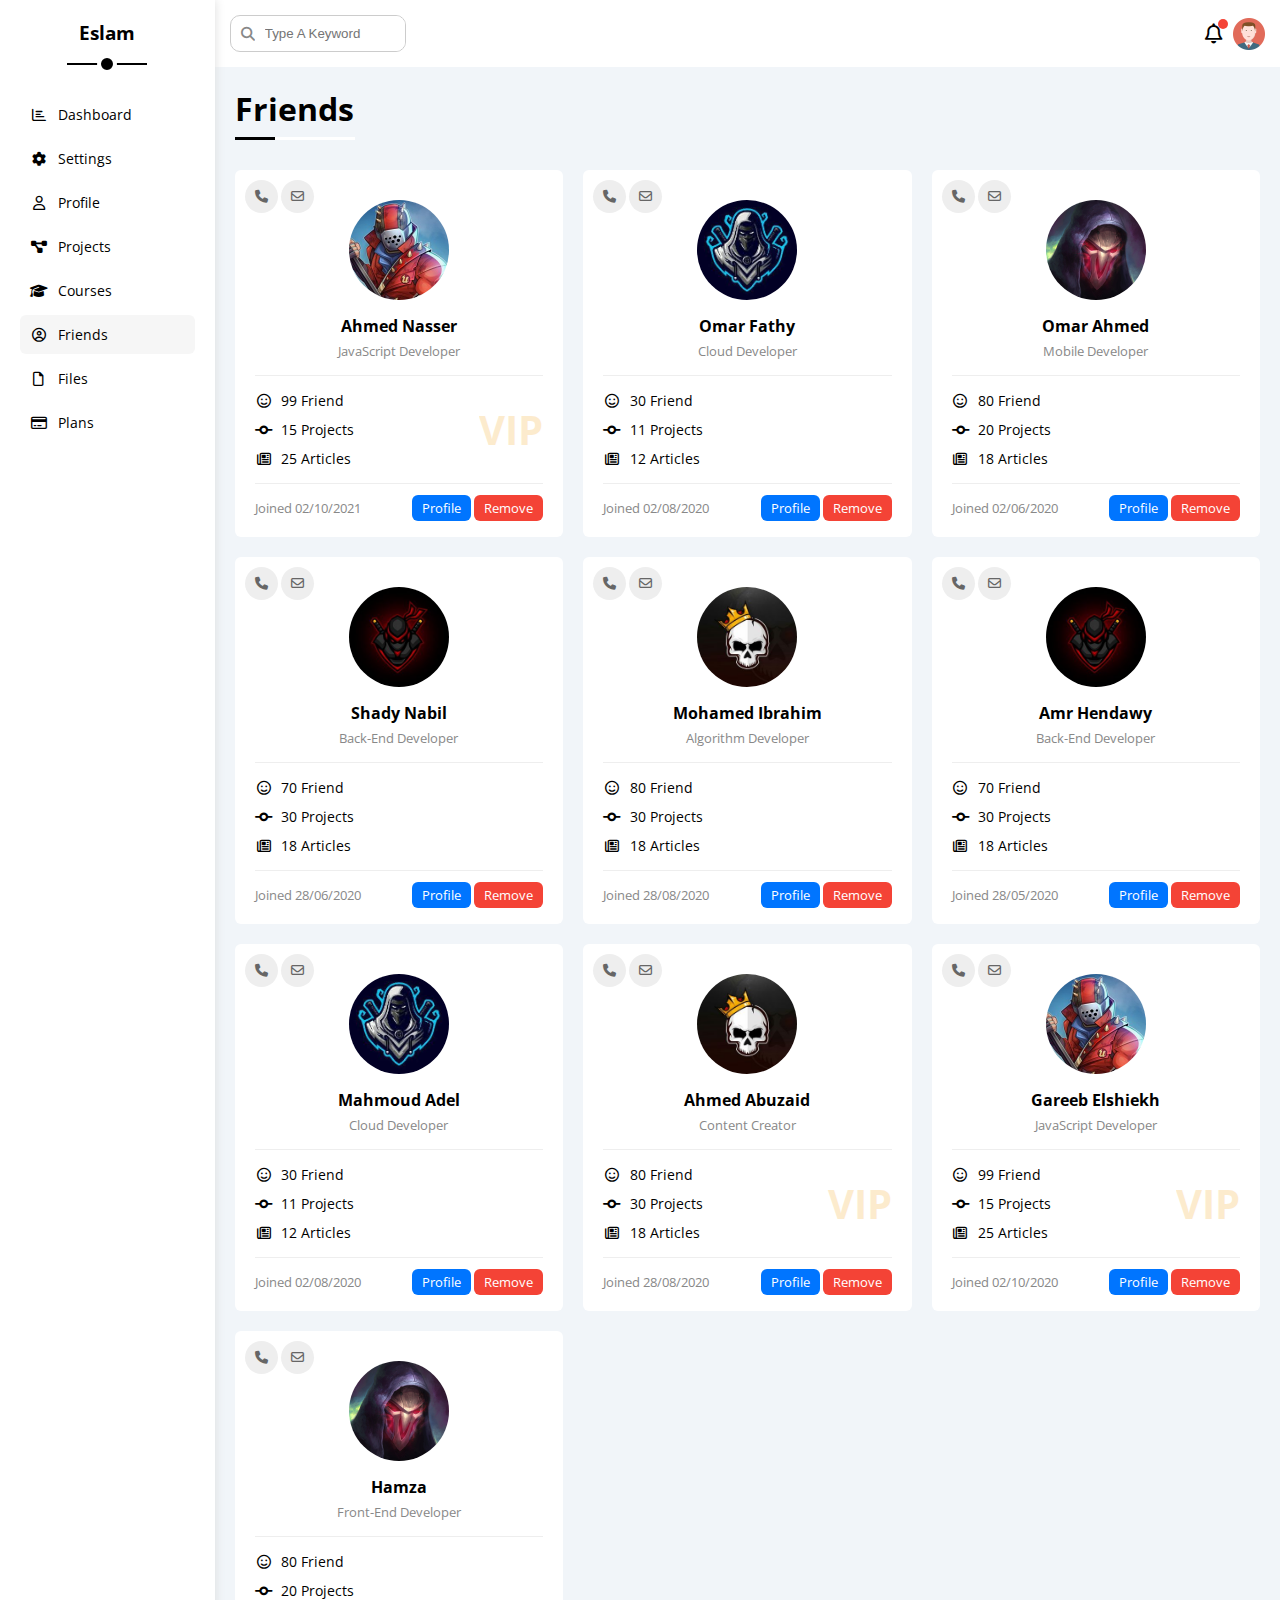
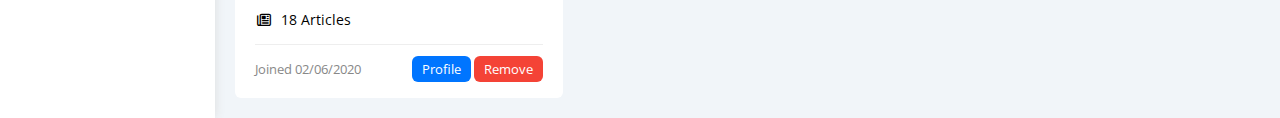
<file: friends.html>
<!DOCTYPE html>

<html lang="en">
  <head>
    <meta charset="UTF-8" />
    <meta name="viewport" content="width=device-width, initial-scale=1.0" />
    <title>Friends</title>
    <link rel="stylesheet" href="css/all.min.css" />
    <link rel="preconnect" href="https://fonts.googleapis.com" />
    <link rel="preconnect" href="https://fonts.gstatic.com" crossorigin />
    <link
      href="https://fonts.googleapis.com/css2?family=Open+Sans:wght@300;500&display=swap"
      rel="stylesheet"
    />
    <link rel="stylesheet" href="css/framework.css" />
    <link rel="stylesheet" href="css/style.css" />
  </head>

  <body>
    <div class="bage d-flex">
      <!-- Start Saidbar -->
      <aside class="p-20 bg-white p-relative">
        <h3 class="txt-c mt-0 p-relative">Eslam</h3>
        <ul>
          <li>
            <a
              class="d-flex align-center fs-14 c-black rad-6 p-10"
              href="index.html"
            >
              <i class="fa-regular fa-chart-bar fa-fw"></i>
              <span> Dashboard </span>
            </a>
          </li>
          <li>
            <a
              class="d-flex align-center fs-14 c-black rad-6 p-10"
              href="settings.html"
            >
              <i class="fa-solid fa-gear fa-fw"></i>
              <span>Settings</span>
            </a>
          </li>
          <li>
            <a
              class="d-flex align-center fs-14 c-black rad-6 p-10"
              href="profile.html"
            >
              <i class="fa-regular fa-user fa-fw"></i>
              <span>Profile</span>
            </a>
          </li>
          <li>
            <a
              class="d-flex align-center fs-14 c-black rad-6 p-10"
              href="projects.html"
            >
              <i class="fa-solid fa-diagram-project fa-fw"></i>
              <span>Projects</span>
            </a>
          </li>
          <li>
            <a
              class="d-flex align-center fs-14 c-black rad-6 p-10"
              href="courses.html"
            >
              <i class="fa-solid fa-graduation-cap fa-fw"></i>
              <span>Courses</span>
            </a>
          </li>
          <li>
            <a
              class="active d-flex align-center fs-14 c-black rad-6 p-10"
              href="friends.html"
            >
              <i class="fa-regular fa-circle-user fa-fw"></i>
              <span>Friends</span>
            </a>
          </li>
          <li>
            <a
              class="d-flex align-center fs-14 c-black rad-6 p-10"
              href="files.html"
            >
              <i class="fa-regular fa-file fa-fw"></i>
              <span>Files</span>
            </a>
          </li>
          <li>
            <a
              class="d-flex align-center fs-14 c-black rad-6 p-10"
              href="plans.html"
            >
              <i class="fa-regular fa-credit-card fa-fw"></i>
              <span>Plans</span>
            </a>
          </li>
        </ul>
      </aside>
      <!-- End Saidbar -->

      <main class="w-full">
        <!-- Start Head -->
        <div class="head between-flex p-15 bg-white">
          <div class="search p-relative rad-10 d-flex align-center">
            <input class="p-10" type="search" placeholder="Type A Keyword" />
          </div>
          <div class="notifi d-flex align-center">
            <i class="fa-regular fa-bell fa-lg p-relative"></i>
            <img src="images/avatar.png" alt="" />
          </div>
        </div>
        <!-- End Head -->

        <h1 class="p-relative">Friends</h1>

        <div class="friends-page m-20 d-grid gap-20">
          <div class="bg-white rad-6 p-20 p-relative">
            <div class="contact fs-13">
              <i class="fa-solid fa-phone bg-eee rad-half p-10"></i>
              <i class="fa-regular fa-envelope bg-eee rad-half p-10"></i>
            </div>
            <div class="txt-c">
              <img
                class="rad-half w-100 h-100 mt-10 mb-10"
                src="images/friend-01.jpg"
                alt=""
              />
              <h4 class="m-0">Ahmed Nasser</h4>
              <p class="c-gray fs-13 mt-5 mb-0">JavaScript Developer</p>
            </div>
            <div class="icons between-flex mt-15 mb-15 pt-15 pb-15 fs-14">
              <div>
                <span class="d-block mb-10">
                  <i class="fa-regular fa-face-smile fa-fw"></i>
                  99 Friend
                </span>
                <span class="d-block mb-10">
                  <i class="fa-solid fa-code-commit fa-fw"></i>
                  15 Projects
                </span>
                <span class="d-block">
                  <i class="fa-regular fa-newspaper fa-fw"></i>
                  25 Articles
                </span>
              </div>
              <span class="vip c-orange bold">VIP</span>
            </div>
            <div class="between-flex fs-13">
              <span class="c-gray">Joined 02/10/2021</span>
              <span>
                <a class="btn-shape c-white bg-blue" href="profile.html"
                  >Profile</a
                >
                <a class="btn-shape c-white bg-red" href="#">Remove</a>
              </span>
            </div>
          </div>
          <div class="bg-white rad-6 p-20 p-relative">
            <div class="contact fs-13">
              <i class="fa-solid fa-phone bg-eee rad-half p-10"></i>
              <i class="fa-regular fa-envelope bg-eee rad-half p-10"></i>
            </div>
            <div class="txt-c">
              <img
                class="rad-half w-100 h-100 mt-10 mb-10"
                src="images/friend-02.jpg"
                alt=""
              />
              <h4 class="m-0">Omar Fathy</h4>
              <p class="c-gray fs-13 mt-5 mb-0">Cloud Developer</p>
            </div>
            <div class="icons between-flex mt-15 mb-15 pt-15 pb-15 fs-14">
              <div>
                <span class="d-block mb-10">
                  <i class="fa-regular fa-face-smile fa-fw"></i>
                  30 Friend
                </span>
                <span class="d-block mb-10">
                  <i class="fa-solid fa-code-commit fa-fw"></i>
                  11 Projects
                </span>
                <span class="d-block">
                  <i class="fa-regular fa-newspaper fa-fw"></i>
                  12 Articles
                </span>
              </div>
            </div>
            <div class="between-flex fs-13">
              <span class="c-gray">Joined 02/08/2020</span>
              <span>
                <a class="btn-shape c-white bg-blue" href="profile.html"
                  >Profile</a
                >
                <a class="btn-shape c-white bg-red" href="#">Remove</a>
              </span>
            </div>
          </div>
          <div class="bg-white rad-6 p-20 p-relative">
            <div class="contact fs-13">
              <i class="fa-solid fa-phone bg-eee rad-half p-10"></i>
              <i class="fa-regular fa-envelope bg-eee rad-half p-10"></i>
            </div>
            <div class="txt-c">
              <img
                class="rad-half w-100 h-100 mt-10 mb-10"
                src="images/friend-03.jpg"
                alt=""
              />
              <h4 class="m-0">Omar Ahmed</h4>
              <p class="c-gray fs-13 mt-5 mb-0">Mobile Developer</p>
            </div>
            <div class="icons between-flex mt-15 mb-15 pt-15 pb-15 fs-14">
              <div>
                <span class="d-block mb-10">
                  <i class="fa-regular fa-face-smile fa-fw"></i>
                  80 Friend
                </span>
                <span class="d-block mb-10">
                  <i class="fa-solid fa-code-commit fa-fw"></i>
                  20 Projects
                </span>
                <span class="d-block">
                  <i class="fa-regular fa-newspaper fa-fw"></i>
                  18 Articles
                </span>
              </div>
            </div>
            <div class="between-flex fs-13">
              <span class="c-gray">Joined 02/06/2020</span>
              <span>
                <a class="btn-shape c-white bg-blue" href="profile.html"
                  >Profile</a
                >
                <a class="btn-shape c-white bg-red" href="#">Remove</a>
              </span>
            </div>
          </div>
          <div class="bg-white rad-6 p-20 p-relative">
            <div class="contact fs-13">
              <i class="fa-solid fa-phone bg-eee rad-half p-10"></i>
              <i class="fa-regular fa-envelope bg-eee rad-half p-10"></i>
            </div>
            <div class="txt-c">
              <img
                class="rad-half w-100 h-100 mt-10 mb-10"
                src="images/friend-04.jpg"
                alt=""
              />
              <h4 class="m-0">Shady Nabil</h4>
              <p class="c-gray fs-13 mt-5 mb-0">Back-End Developer</p>
            </div>
            <div class="icons between-flex mt-15 mb-15 pt-15 pb-15 fs-14">
              <div>
                <span class="d-block mb-10">
                  <i class="fa-regular fa-face-smile fa-fw"></i>
                  70 Friend
                </span>
                <span class="d-block mb-10">
                  <i class="fa-solid fa-code-commit fa-fw"></i>
                  30 Projects
                </span>
                <span class="d-block">
                  <i class="fa-regular fa-newspaper fa-fw"></i>
                  18 Articles
                </span>
              </div>
            </div>
            <div class="between-flex fs-13">
              <span class="c-gray">Joined 28/06/2020</span>
              <span>
                <a class="btn-shape c-white bg-blue" href="profile.html"
                  >Profile</a
                >
                <a class="btn-shape c-white bg-red" href="#">Remove</a>
              </span>
            </div>
          </div>
          <div class="bg-white rad-6 p-20 p-relative">
            <div class="contact fs-13">
              <i class="fa-solid fa-phone bg-eee rad-half p-10"></i>
              <i class="fa-regular fa-envelope bg-eee rad-half p-10"></i>
            </div>
            <div class="txt-c">
              <img
                class="rad-half w-100 h-100 mt-10 mb-10"
                src="images/friend-05.jpg"
                alt=""
              />
              <h4 class="m-0">Mohamed Ibrahim</h4>
              <p class="c-gray fs-13 mt-5 mb-0">Algorithm Developer</p>
            </div>
            <div class="icons between-flex mt-15 mb-15 pt-15 pb-15 fs-14">
              <div>
                <span class="d-block mb-10">
                  <i class="fa-regular fa-face-smile fa-fw"></i>
                  80 Friend
                </span>
                <span class="d-block mb-10">
                  <i class="fa-solid fa-code-commit fa-fw"></i>
                  30 Projects
                </span>
                <span class="d-block">
                  <i class="fa-regular fa-newspaper fa-fw"></i>
                  18 Articles
                </span>
              </div>
            </div>
            <div class="between-flex fs-13">
              <span class="c-gray">Joined 28/08/2020</span>
              <span>
                <a class="btn-shape c-white bg-blue" href="profile.html"
                  >Profile</a
                >
                <a class="btn-shape c-white bg-red" href="#">Remove</a>
              </span>
            </div>
          </div>
          <div class="bg-white rad-6 p-20 p-relative">
            <div class="contact fs-13">
              <i class="fa-solid fa-phone bg-eee rad-half p-10"></i>
              <i class="fa-regular fa-envelope bg-eee rad-half p-10"></i>
            </div>
            <div class="txt-c">
              <img
                class="rad-half w-100 h-100 mt-10 mb-10"
                src="images/friend-04.jpg"
                alt=""
              />
              <h4 class="m-0">Amr Hendawy</h4>
              <p class="c-gray fs-13 mt-5 mb-0">Back-End Developer</p>
            </div>
            <div class="icons between-flex mt-15 mb-15 pt-15 pb-15 fs-14">
              <div>
                <span class="d-block mb-10">
                  <i class="fa-regular fa-face-smile fa-fw"></i>
                  70 Friend
                </span>
                <span class="d-block mb-10">
                  <i class="fa-solid fa-code-commit fa-fw"></i>
                  30 Projects
                </span>
                <span class="d-block">
                  <i class="fa-regular fa-newspaper fa-fw"></i>
                  18 Articles
                </span>
              </div>
            </div>
            <div class="between-flex fs-13">
              <span class="c-gray">Joined 28/05/2020</span>
              <span>
                <a class="btn-shape c-white bg-blue" href="profile.html"
                  >Profile</a
                >
                <a class="btn-shape c-white bg-red" href="#">Remove</a>
              </span>
            </div>
          </div>
          <div class="bg-white rad-6 p-20 p-relative">
            <div class="contact fs-13">
              <i class="fa-solid fa-phone bg-eee rad-half p-10"></i>
              <i class="fa-regular fa-envelope bg-eee rad-half p-10"></i>
            </div>
            <div class="txt-c">
              <img
                class="rad-half w-100 h-100 mt-10 mb-10"
                src="images/friend-02.jpg"
                alt=""
              />
              <h4 class="m-0">Mahmoud Adel</h4>
              <p class="c-gray fs-13 mt-5 mb-0">Cloud Developer</p>
            </div>
            <div class="icons between-flex mt-15 mb-15 pt-15 pb-15 fs-14">
              <div>
                <span class="d-block mb-10">
                  <i class="fa-regular fa-face-smile fa-fw"></i>
                  30 Friend
                </span>
                <span class="d-block mb-10">
                  <i class="fa-solid fa-code-commit fa-fw"></i>
                  11 Projects
                </span>
                <span class="d-block">
                  <i class="fa-regular fa-newspaper fa-fw"></i>
                  12 Articles
                </span>
              </div>
            </div>
            <div class="between-flex fs-13">
              <span class="c-gray">Joined 02/08/2020</span>
              <span>
                <a class="btn-shape c-white bg-blue" href="profile.html"
                  >Profile</a
                >
                <a class="btn-shape c-white bg-red" href="#">Remove</a>
              </span>
            </div>
          </div>
          <div class="bg-white rad-6 p-20 p-relative">
            <div class="contact fs-13">
              <i class="fa-solid fa-phone bg-eee rad-half p-10"></i>
              <i class="fa-regular fa-envelope bg-eee rad-half p-10"></i>
            </div>
            <div class="txt-c">
              <img
                class="rad-half w-100 h-100 mt-10 mb-10"
                src="images/friend-05.jpg"
                alt=""
              />
              <h4 class="m-0">Ahmed Abuzaid</h4>
              <p class="c-gray fs-13 mt-5 mb-0">Content Creator</p>
            </div>
            <div class="icons between-flex mt-15 mb-15 pt-15 pb-15 fs-14">
              <div>
                <span class="d-block mb-10">
                  <i class="fa-regular fa-face-smile fa-fw"></i>
                  80 Friend
                </span>
                <span class="d-block mb-10">
                  <i class="fa-solid fa-code-commit fa-fw"></i>
                  30 Projects
                </span>
                <span class="d-block">
                  <i class="fa-regular fa-newspaper fa-fw"></i>
                  18 Articles
                </span>
              </div>
              <span class="vip c-orange bold">VIP</span>
            </div>
            <div class="between-flex fs-13">
              <span class="c-gray">Joined 28/08/2020</span>
              <span>
                <a class="btn-shape c-white bg-blue" href="profile.html"
                  >Profile</a
                >
                <a class="btn-shape c-white bg-red" href="#">Remove</a>
              </span>
            </div>
          </div>
          <div class="bg-white rad-6 p-20 p-relative">
            <div class="contact fs-13">
              <i class="fa-solid fa-phone bg-eee rad-half p-10"></i>
              <i class="fa-regular fa-envelope bg-eee rad-half p-10"></i>
            </div>
            <div class="txt-c">
              <img
                class="rad-half w-100 h-100 mt-10 mb-10"
                src="images/friend-01.jpg"
                alt=""
              />
              <h4 class="m-0">Gareeb Elshiekh</h4>
              <p class="c-gray fs-13 mt-5 mb-0">JavaScript Developer</p>
            </div>
            <div class="icons between-flex mt-15 mb-15 pt-15 pb-15 fs-14">
              <div>
                <span class="d-block mb-10">
                  <i class="fa-regular fa-face-smile fa-fw"></i>
                  99 Friend
                </span>
                <span class="d-block mb-10">
                  <i class="fa-solid fa-code-commit fa-fw"></i>
                  15 Projects
                </span>
                <span class="d-block">
                  <i class="fa-regular fa-newspaper fa-fw"></i>
                  25 Articles
                </span>
              </div>
              <span class="vip c-orange bold">VIP</span>
            </div>
            <div class="between-flex fs-13">
              <span class="c-gray">Joined 02/10/2020</span>
              <span>
                <a class="btn-shape c-white bg-blue" href="profile.html"
                  >Profile</a
                >
                <a class="btn-shape c-white bg-red" href="#">Remove</a>
              </span>
            </div>
          </div>
          <div class="bg-white rad-6 p-20 p-relative">
            <div class="contact fs-13">
              <i class="fa-solid fa-phone bg-eee rad-half p-10"></i>
              <i class="fa-regular fa-envelope bg-eee rad-half p-10"></i>
            </div>
            <div class="txt-c">
              <img
                class="rad-half w-100 h-100 mt-10 mb-10"
                src="images/friend-03.jpg"
                alt=""
              />
              <h4 class="m-0">Hamza</h4>
              <p class="c-gray fs-13 mt-5 mb-0">Front-End Developer</p>
            </div>
            <div class="icons between-flex mt-15 mb-15 pt-15 pb-15 fs-14">
              <div>
                <span class="d-block mb-10">
                  <i class="fa-regular fa-face-smile fa-fw"></i>
                  80 Friend
                </span>
                <span class="d-block mb-10">
                  <i class="fa-solid fa-code-commit fa-fw"></i>
                  20 Projects
                </span>
                <span class="d-block">
                  <i class="fa-regular fa-newspaper fa-fw"></i>
                  18 Articles
                </span>
              </div>
            </div>
            <div class="between-flex fs-13">
              <span class="c-gray">Joined 02/06/2020</span>
              <span>
                <a class="btn-shape c-white bg-blue" href="profile.html"
                  >Profile</a
                >
                <a class="btn-shape c-white bg-red" href="#">Remove</a>
              </span>
            </div>
          </div>
        </div>
      </main>
    </div>
  </body>
</html>
</file>
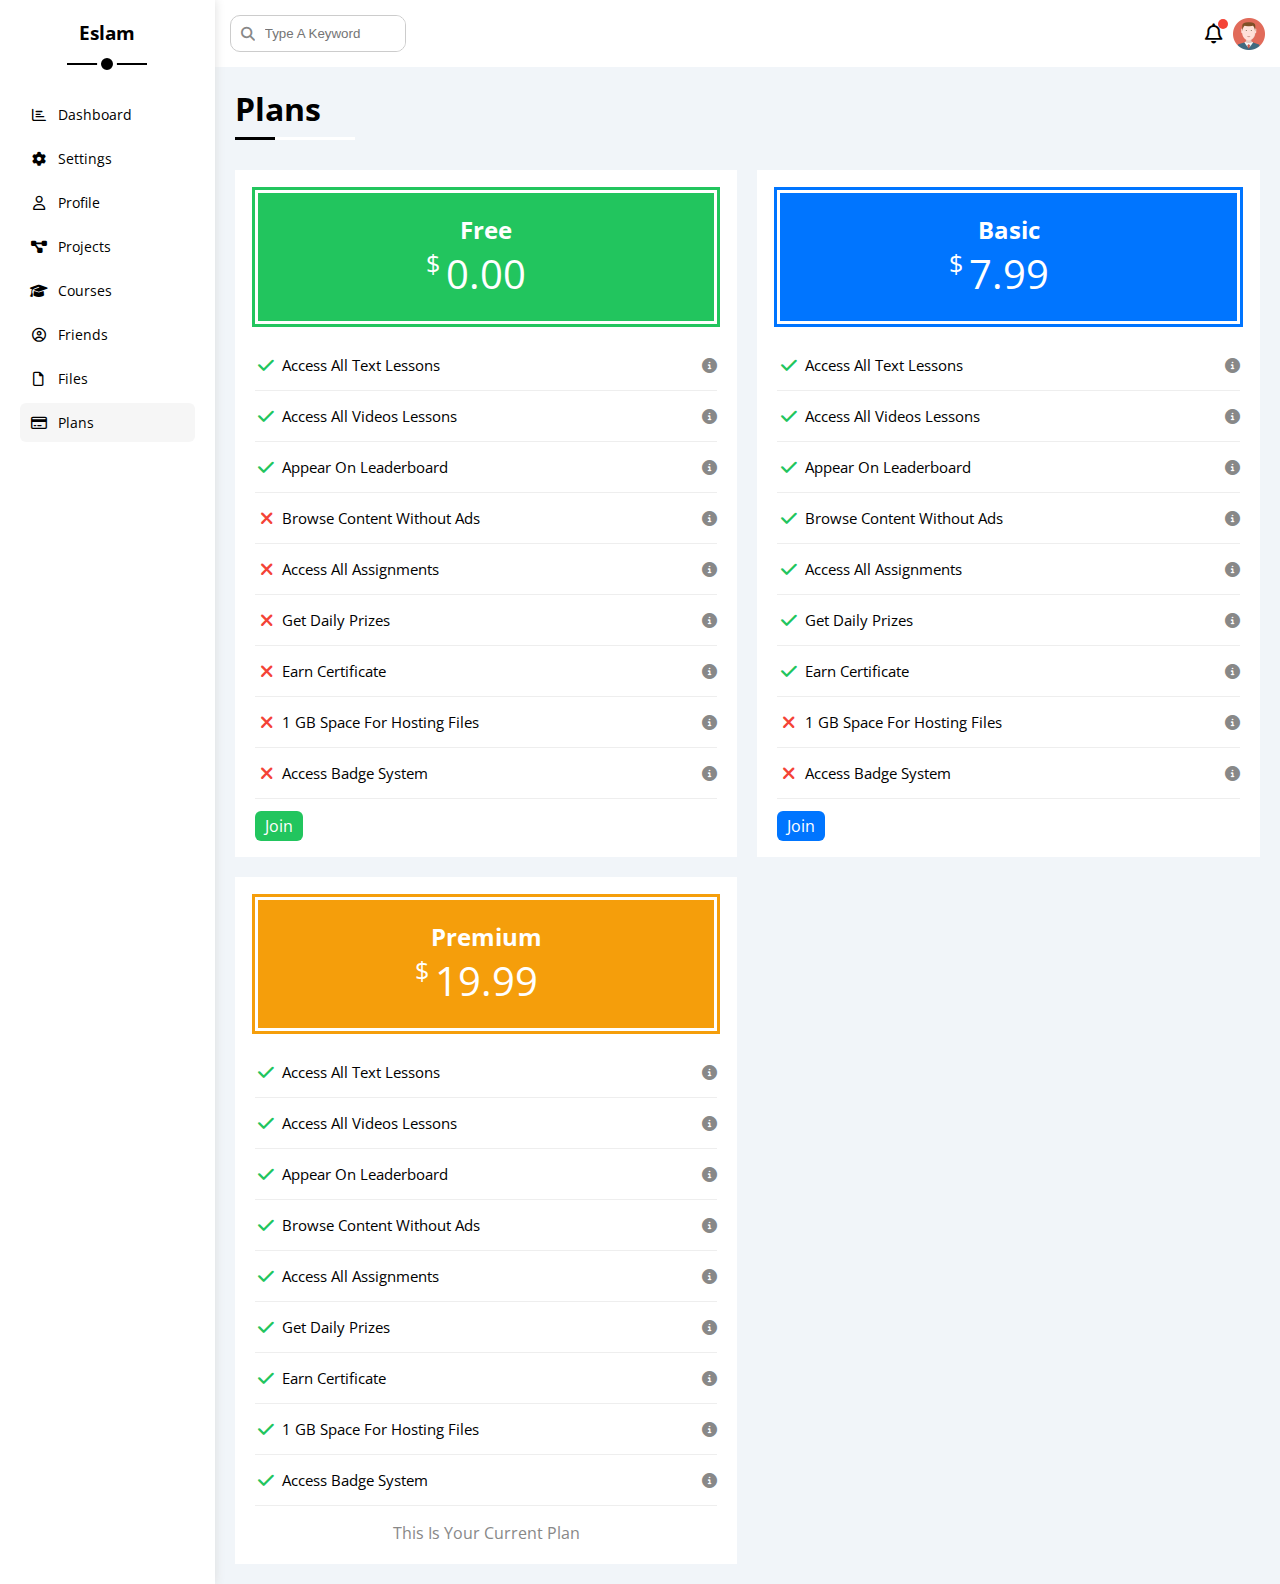
<file: plans.html>
<!DOCTYPE html>

<html lang="en">
  <head>
    <meta charset="UTF-8" />
    <meta name="viewport" content="width=device-width, initial-scale=1.0" />
    <title>Plans</title>
    <link rel="stylesheet" href="css/all.min.css" />
    <link rel="preconnect" href="https://fonts.googleapis.com" />
    <link rel="preconnect" href="https://fonts.gstatic.com" crossorigin />
    <link
      href="https://fonts.googleapis.com/css2?family=Open+Sans:wght@300;500&display=swap"
      rel="stylesheet"
    />
    <link rel="stylesheet" href="css/framework.css" />
    <link rel="stylesheet" href="css/style.css" />
  </head>

  <body>
    <div class="bage d-flex">
      <!-- Start Saidbar -->
      <aside class="p-20 bg-white p-relative">
        <h3 class="txt-c mt-0 p-relative">Eslam</h3>
        <ul>
          <li>
            <a
              class="d-flex align-center fs-14 c-black rad-6 p-10"
              href="index.html"
            >
              <i class="fa-regular fa-chart-bar fa-fw"></i>
              <span> Dashboard </span>
            </a>
          </li>
          <li>
            <a
              class="d-flex align-center fs-14 c-black rad-6 p-10"
              href="settings.html"
            >
              <i class="fa-solid fa-gear fa-fw"></i>
              <span>Settings</span>
            </a>
          </li>
          <li>
            <a
              class="d-flex align-center fs-14 c-black rad-6 p-10"
              href="profile.html"
            >
              <i class="fa-regular fa-user fa-fw"></i>
              <span>Profile</span>
            </a>
          </li>
          <li>
            <a
              class="d-flex align-center fs-14 c-black rad-6 p-10"
              href="projects.html"
            >
              <i class="fa-solid fa-diagram-project fa-fw"></i>
              <span>Projects</span>
            </a>
          </li>
          <li>
            <a
              class="d-flex align-center fs-14 c-black rad-6 p-10"
              href="courses.html"
            >
              <i class="fa-solid fa-graduation-cap fa-fw"></i>
              <span>Courses</span>
            </a>
          </li>
          <li>
            <a
              class="d-flex align-center fs-14 c-black rad-6 p-10"
              href="friends.html"
            >
              <i class="fa-regular fa-circle-user fa-fw"></i>
              <span>Friends</span>
            </a>
          </li>
          <li>
            <a
              class="d-flex align-center fs-14 c-black rad-6 p-10"
              href="files.html"
            >
              <i class="fa-regular fa-file fa-fw"></i>
              <span>Files</span>
            </a>
          </li>
          <li>
            <a
              class="active d-flex align-center fs-14 c-black rad-6 p-10"
              href="plans.html"
            >
              <i class="fa-regular fa-credit-card fa-fw"></i>
              <span>Plans</span>
            </a>
          </li>
        </ul>
      </aside>
      <!-- End Saidbar -->

      <main class="w-full">
        <!-- Start Head -->
        <div class="head between-flex p-15 bg-white">
          <div class="search p-relative rad-10 d-flex align-center">
            <input class="p-10" type="search" placeholder="Type A Keyword" />
          </div>
          <div class="notifi d-flex align-center">
            <i class="fa-regular fa-bell fa-lg p-relative"></i>
            <img src="images/avatar.png" alt="" />
          </div>
        </div>
        <!-- End Head -->

        <h1 class="p-relative">Plans</h1>

        <div class="Plans-page m-20 d-grid gap-20">
          <div class="free bg-white p-20">
            <div class="bg-green c-white txt-c p-20">
              <h2 class="m-0">Free</h2>
              <div class="dollar w-fit p-relative">
                <span>$</span>
                0.00
              </div>
            </div>
            <ul>
              <li class="between-flex gap-5">
                <i class="fa-solid fa-check fa-fw c-green"></i>
                <span>Access All Text Lessons</span>
                <i class="fa-solid fa-circle-info c-gray"></i>
              </li>
              <li class="between-flex gap-5">
                <i class="fa-solid fa-check fa-fw c-green"></i>
                <span>Access All Videos Lessons</span>
                <i class="fa-solid fa-circle-info c-gray"></i>
              </li>
              <li class="between-flex gap-5">
                <i class="fa-solid fa-check fa-fw c-green"></i>
                <span>Appear On Leaderboard</span>
                <i class="fa-solid fa-circle-info c-gray"></i>
              </li>
              <li class="between-flex gap-5">
                <i class="fa-solid fa-xmark fa-fw c-red"></i>
                <span>Browse Content Without Ads</span>
                <i class="fa-solid fa-circle-info c-gray"></i>
              </li>
              <li class="between-flex gap-5">
                <i class="fa-solid fa-xmark fa-fw c-red"></i>
                <span>Access All Assignments</span>
                <i class="fa-solid fa-circle-info c-gray"></i>
              </li>
              <li class="between-flex gap-5">
                <i class="fa-solid fa-xmark fa-fw c-red"></i>
                <span>Get Daily Prizes</span>
                <i class="fa-solid fa-circle-info c-gray"></i>
              </li>
              <li class="between-flex gap-5">
                <i class="fa-solid fa-xmark fa-fw c-red"></i>
                <span>Earn Certificate</span>
                <i class="fa-solid fa-circle-info c-gray"></i>
              </li>
              <li class="between-flex gap-5">
                <i class="fa-solid fa-xmark fa-fw c-red"></i>
                <span>1 GB Space For Hosting Files</span>
                <i class="fa-solid fa-circle-info c-gray"></i>
              </li>
              <li class="between-flex gap-5">
                <i class="fa-solid fa-xmark fa-fw c-red"></i>
                <span>Access Badge System</span>
                <i class="fa-solid fa-circle-info c-gray"></i>
              </li>
            </ul>
            <a class="btn-shape c-white bg-green" href="#">Join</a>
          </div>
          <div class="Basic bg-white p-20">
            <div class="bg-blue c-white txt-c p-20">
              <h2 class="m-0">Basic</h2>
              <div class="dollar w-fit p-relative">
                <span>$</span>
                7.99
              </div>
            </div>
            <ul>
              <li class="between-flex gap-5">
                <i class="fa-solid fa-check fa-fw c-green"></i>
                <span>Access All Text Lessons</span>
                <i class="fa-solid fa-circle-info c-gray"></i>
              </li>
              <li class="between-flex gap-5">
                <i class="fa-solid fa-check fa-fw c-green"></i>
                <span>Access All Videos Lessons</span>
                <i class="fa-solid fa-circle-info c-gray"></i>
              </li>
              <li class="between-flex gap-5">
                <i class="fa-solid fa-check fa-fw c-green"></i>
                <span>Appear On Leaderboard</span>
                <i class="fa-solid fa-circle-info c-gray"></i>
              </li>
              <li class="between-flex gap-5">
                <i class="fa-solid fa-check fa-fw c-green"></i>
                <span>Browse Content Without Ads</span>
                <i class="fa-solid fa-circle-info c-gray"></i>
              </li>
              <li class="between-flex gap-5">
                <i class="fa-solid fa-check fa-fw c-green"></i>
                <span>Access All Assignments</span>
                <i class="fa-solid fa-circle-info c-gray"></i>
              </li>
              <li class="between-flex gap-5">
                <i class="fa-solid fa-check fa-fw c-green"></i>
                <span>Get Daily Prizes</span>
                <i class="fa-solid fa-circle-info c-gray"></i>
              </li>
              <li class="between-flex gap-5">
                <i class="fa-solid fa-check fa-fw c-green"></i>
                <span>Earn Certificate</span>
                <i class="fa-solid fa-circle-info c-gray"></i>
              </li>
              <li class="between-flex gap-5">
                <i class="fa-solid fa-xmark fa-fw c-red"></i>
                <span>1 GB Space For Hosting Files</span>
                <i class="fa-solid fa-circle-info c-gray"></i>
              </li>
              <li class="between-flex gap-5">
                <i class="fa-solid fa-xmark fa-fw c-red"></i>
                <span>Access Badge System</span>
                <i class="fa-solid fa-circle-info c-gray"></i>
              </li>
            </ul>
            <a class="btn-shape c-white bg-blue" href="#">Join</a>
          </div>
          <div class="Premium bg-white p-20">
            <div class="bg-orange c-white txt-c p-20">
              <h2 class="m-0">Premium</h2>
              <div class="dollar w-fit p-relative">
                <span>$</span>
                19.99
              </div>
            </div>
            <ul>
              <li class="between-flex gap-5">
                <i class="fa-solid fa-check fa-fw c-green"></i>
                <span>Access All Text Lessons</span>
                <i class="fa-solid fa-circle-info c-gray"></i>
              </li>
              <li class="between-flex gap-5">
                <i class="fa-solid fa-check fa-fw c-green"></i>
                <span>Access All Videos Lessons</span>
                <i class="fa-solid fa-circle-info c-gray"></i>
              </li>
              <li class="between-flex gap-5">
                <i class="fa-solid fa-check fa-fw c-green"></i>
                <span>Appear On Leaderboard</span>
                <i class="fa-solid fa-circle-info c-gray"></i>
              </li>
              <li class="between-flex gap-5">
                <i class="fa-solid fa-check fa-fw c-green"></i>
                <span>Browse Content Without Ads</span>
                <i class="fa-solid fa-circle-info c-gray"></i>
              </li>
              <li class="between-flex gap-5">
                <i class="fa-solid fa-check fa-fw c-green"></i>
                <span>Access All Assignments</span>
                <i class="fa-solid fa-circle-info c-gray"></i>
              </li>
              <li class="between-flex gap-5">
                <i class="fa-solid fa-check fa-fw c-green"></i>
                <span>Get Daily Prizes</span>
                <i class="fa-solid fa-circle-info c-gray"></i>
              </li>
              <li class="between-flex gap-5">
                <i class="fa-solid fa-check fa-fw c-green"></i>
                <span>Earn Certificate</span>
                <i class="fa-solid fa-circle-info c-gray"></i>
              </li>
              <li class="between-flex gap-5">
                <i class="fa-solid fa-check fa-fw c-green"></i>
                <span>1 GB Space For Hosting Files</span>
                <i class="fa-solid fa-circle-info c-gray"></i>
              </li>
              <li class="between-flex gap-5">
                <i class="fa-solid fa-check fa-fw c-green"></i>
                <span>Access Badge System</span>
                <i class="fa-solid fa-circle-info c-gray"></i>
              </li>
            </ul>
            <p class="txt-c c-gray m-0">This Is Your Current Plan</p>
          </div>
        </div>
      </main>
    </div>
  </body>
</html>
</file>
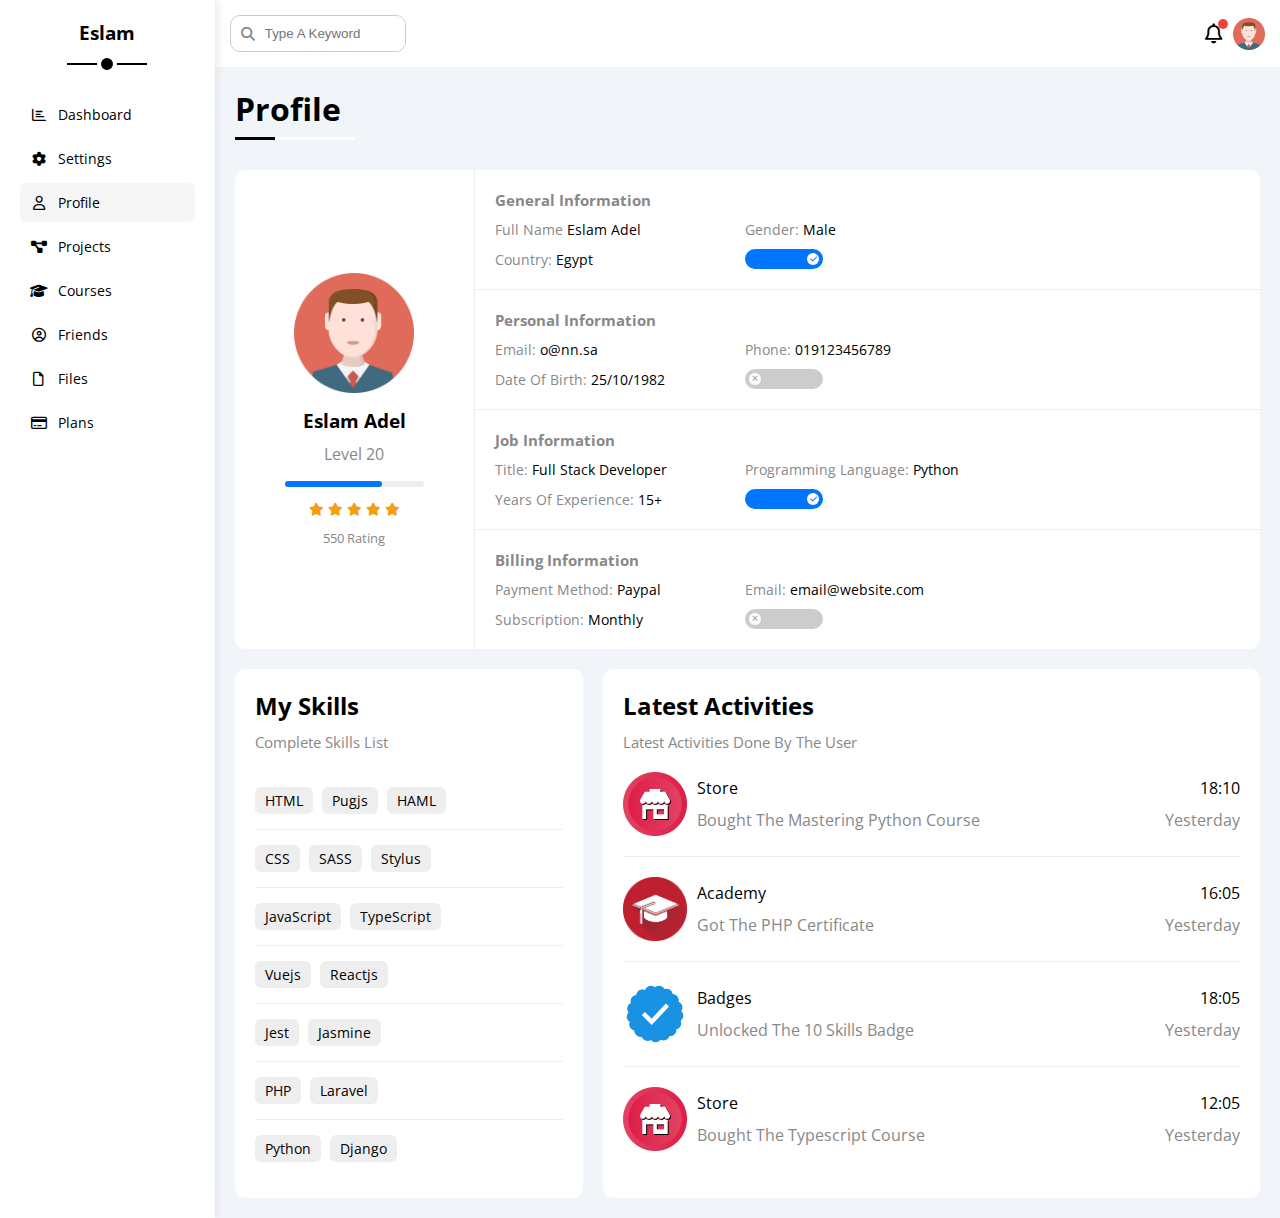
<file: profile.html>
<!DOCTYPE html>

<html lang="en">
  <head>
    <meta charset="UTF-8" />
    <meta name="viewport" content="width=device-width, initial-scale=1.0" />
    <title>Profile</title>
    <link rel="stylesheet" href="css/all.min.css" />
    <link rel="preconnect" href="https://fonts.googleapis.com" />
    <link rel="preconnect" href="https://fonts.gstatic.com" crossorigin />
    <link
      href="https://fonts.googleapis.com/css2?family=Open+Sans:wght@300;500&display=swap"
      rel="stylesheet"
    />
    <link rel="stylesheet" href="css/framework.css" />
    <link rel="stylesheet" href="css/style.css" />
  </head>

  <body>
    <div class="bage d-flex">
      <!-- Start Saidbar -->
      <aside class="p-20 bg-white p-relative">
        <h3 class="txt-c mt-0 p-relative">Eslam</h3>
        <ul>
          <li>
            <a
              class="d-flex align-center fs-14 c-black rad-6 p-10"
              href="index.html"
            >
              <i class="fa-regular fa-chart-bar fa-fw"></i>
              <span> Dashboard </span>
            </a>
          </li>
          <li>
            <a
              class="d-flex align-center fs-14 c-black rad-6 p-10"
              href="settings.html"
            >
              <i class="fa-solid fa-gear fa-fw"></i>
              <span>Settings</span>
            </a>
          </li>
          <li>
            <a
              class="active d-flex align-center fs-14 c-black rad-6 p-10"
              href="profile.html"
            >
              <i class="fa-regular fa-user fa-fw"></i>
              <span>Profile</span>
            </a>
          </li>
          <li>
            <a
              class="d-flex align-center fs-14 c-black rad-6 p-10"
              href="projects.html"
            >
              <i class="fa-solid fa-diagram-project fa-fw"></i>
              <span>Projects</span>
            </a>
          </li>
          <li>
            <a
              class="d-flex align-center fs-14 c-black rad-6 p-10"
              href="courses.html"
            >
              <i class="fa-solid fa-graduation-cap fa-fw"></i>
              <span>Courses</span>
            </a>
          </li>
          <li>
            <a
              class="d-flex align-center fs-14 c-black rad-6 p-10"
              href="friends.html"
            >
              <i class="fa-regular fa-circle-user fa-fw"></i>
              <span>Friends</span>
            </a>
          </li>
          <li>
            <a
              class="d-flex align-center fs-14 c-black rad-6 p-10"
              href="files.html"
            >
              <i class="fa-regular fa-file fa-fw"></i>
              <span>Files</span>
            </a>
          </li>
          <li>
            <a
              class="d-flex align-center fs-14 c-black rad-6 p-10"
              href="plans.html"
            >
              <i class="fa-regular fa-credit-card fa-fw"></i>
              <span>Plans</span>
            </a>
          </li>
        </ul>
      </aside>
      <!-- End Saidbar -->

      <main class="w-full">
        <!-- Start Head -->
        <div class="head between-flex p-15 bg-white">
          <div class="search p-relative rad-10 d-flex align-center">
            <input class="p-10" type="search" placeholder="Type A Keyword" />
          </div>
          <div class="notifi d-flex align-center">
            <i class="fa-regular fa-bell fa-lg p-relative"></i>
            <img src="images/avatar.png" alt="" />
          </div>
        </div>
        <!-- End Head -->

        <h1 class="p-relative">Profile</h1>

        <div class="profile-page m-20">
          <!-- Start Over-View -->
          <div class="over-view bg-white rad-10 d-flex align-center">
            <div class="avatar txt-c p-20">
              <img class="mb-10" src="images/avatar.png" alt="" />
              <h3 class="m-0">Eslam Adel</h3>
              <p class="c-gray mt-10">Level 20</p>
              <div class="level rad-6 bg-eee">
                <span class="bg-blue rad-6" style="width: 70%"></span>
              </div>
              <div class="mt-10 mb-10">
                <i class="fa-solid fa-star c-orange fs-13"></i>
                <i class="fa-solid fa-star c-orange fs-13"></i>
                <i class="fa-solid fa-star c-orange fs-13"></i>
                <i class="fa-solid fa-star c-orange fs-13"></i>
                <i class="fa-solid fa-star c-orange fs-13"></i>
              </div>
              <p class="c-gray fs-13 m-0">550 Rating</p>
            </div>

            <div class="info w-full">
              <div class="box p-20">
                <h4 class="c-gray m-0 fs-15 txt-c-mobile">
                  General Information
                </h4>
                <div class="d-flex align-center f-wrap">
                  <div class="fs-14 pt-10">
                    <span class="c-gray">Full Name</span>
                    <span>Eslam Adel</span>
                  </div>
                  <div class="fs-14 pt-10">
                    <span class="c-gray">Gender:</span>
                    <span>Male</span>
                  </div>
                  <div class="fs-14 pt-10">
                    <span class="c-gray">Country:</span>
                    <span>Egypt</span>
                  </div>
                  <div class="fs-14 pt-10">
                    <label>
                      <input class="toggle-checkbox" type="checkbox" checked />
                      <div class="toggle-switch"></div>
                    </label>
                  </div>
                </div>
              </div>
              <div class="box p-20">
                <h4 class="c-gray m-0 fs-15 txt-c-mobile">
                  Personal Information
                </h4>
                <div class="d-flex align-center f-wrap">
                  <div class="fs-14 pt-10">
                    <span class="c-gray">Email:</span>
                    <span>o@nn.sa</span>
                  </div>
                  <div class="fs-14 pt-10">
                    <span class="c-gray">Phone:</span>
                    <span>019123456789</span>
                  </div>
                  <div class="fs-14 pt-10">
                    <span class="c-gray">Date Of Birth:</span>
                    <span>25/10/1982</span>
                  </div>
                  <div class="fs-14 pt-10">
                    <label>
                      <input class="toggle-checkbox" type="checkbox" />
                      <div class="toggle-switch"></div>
                    </label>
                  </div>
                </div>
              </div>
              <div class="box p-20">
                <h4 class="c-gray m-0 fs-15 txt-c-mobile">Job Information</h4>
                <div class="d-flex align-center f-wrap">
                  <div class="fs-14 pt-10">
                    <span class="c-gray">Title:</span>
                    <span>Full Stack Developer</span>
                  </div>
                  <div class="fs-14 pt-10">
                    <span class="c-gray">Programming Language:</span>
                    <span>Python</span>
                  </div>
                  <div class="fs-14 pt-10">
                    <span class="c-gray">Years Of Experience:</span>
                    <span>15+</span>
                  </div>
                  <div class="fs-14 pt-10">
                    <label>
                      <input class="toggle-checkbox" type="checkbox" checked />
                      <div class="toggle-switch"></div>
                    </label>
                  </div>
                </div>
              </div>
              <div class="box p-20">
                <h4 class="c-gray m-0 fs-15 txt-c-mobile">
                  Billing Information
                </h4>
                <div class="d-flex align-center f-wrap">
                  <div class="fs-14 pt-10">
                    <span class="c-gray">Payment Method:</span>
                    <span>Paypal</span>
                  </div>
                  <div class="fs-14 pt-10">
                    <span class="c-gray">Email:</span>
                    <span>email@website.com</span>
                  </div>
                  <div class="fs-14 pt-10">
                    <span class="c-gray">Subscription:</span>
                    <span>Monthly</span>
                  </div>
                  <div class="fs-14 pt-10">
                    <label>
                      <input class="toggle-checkbox" type="checkbox" />
                      <div class="toggle-switch"></div>
                    </label>
                  </div>
                </div>
              </div>
            </div>
          </div>
          <!-- End Over-View -->

          <div class="other-data mt-20 d-flex gap-20">
            <!-- Start Skills -->
            <div class="my-skills bg-white rad-10 p-20 w-full">
              <h2 class="mt-0 mb-10">My Skills</h2>
              <p class="c-gray mb-20 fs-15 mt-0">Complete Skills List</p>

              <ul class="box txt-c-mobile">
                <li>
                  <span class="fs-14 rad-6 bg-eee">HTML</span>
                  <span class="fs-14 rad-6 bg-eee">Pugjs</span>
                  <span class="fs-14 rad-6 bg-eee">HAML</span>
                </li>
                <li>
                  <span class="fs-14 rad-6 bg-eee">CSS</span>
                  <span class="fs-14 rad-6 bg-eee">SASS</span>
                  <span class="fs-14 rad-6 bg-eee">Stylus</span>
                </li>
                <li>
                  <span class="fs-14 rad-6 bg-eee">JavaScript</span>
                  <span class="fs-14 rad-6 bg-eee">TypeScript</span>
                </li>
                <li>
                  <span class="fs-14 rad-6 bg-eee">Vuejs</span>
                  <span class="fs-14 rad-6 bg-eee">Reactjs</span>
                </li>
                <li>
                  <span class="fs-14 rad-6 bg-eee">Jest</span>
                  <span class="fs-14 rad-6 bg-eee">Jasmine</span>
                </li>
                <li>
                  <span class="fs-14 rad-6 bg-eee">PHP</span>
                  <span class="fs-14 rad-6 bg-eee">Laravel</span>
                </li>
                <li>
                  <span class="fs-14 rad-6 bg-eee">Python</span>
                  <span class="fs-14 rad-6 bg-eee">Django</span>
                </li>
              </ul>
            </div>
            <!-- End Skills -->

            <!-- Start Latest Activities -->
            <div class="latest-activities bg-white rad-10 p-20">
              <h2 class="mt-0 mb-10">Latest Activities</h2>
              <p class="c-gray mb-20 fs-15 mt-0">
                Latest Activities Done By The User
              </p>

              <div class="between-flex pb-20 mb-20 txt-c-mobile">
                <div class="d-flex align-center gap-10">
                  <img src="images/activity-01.png" alt="" />
                  <div class="info">
                    <span class="d-block mb-10">Store</span>
                    <span class="c-gray"
                      >Bought The Mastering Python Course</span
                    >
                  </div>
                </div>
                <div class="data">
                  <span class="d-block mb-10">18:10</span>
                  <span class="c-gray">Yesterday</span>
                </div>
              </div>
              <div class="between-flex pb-20 mb-20 txt-c-mobile">
                <div class="d-flex align-center gap-10">
                  <img src="images/activity-02.png" alt="" />
                  <div class="info">
                    <span class="d-block mb-10">Academy</span>
                    <span class="c-gray">Got The PHP Certificate </span>
                  </div>
                </div>
                <div class="data">
                  <span class="d-block mb-10">16:05</span>
                  <span class="c-gray">Yesterday</span>
                </div>
              </div>
              <div class="between-flex pb-20 mb-20 txt-c-mobile">
                <div class="d-flex align-center gap-10">
                  <img src="images/activity-03.png" alt="" />
                  <div class="info">
                    <span class="d-block mb-10">Badges</span>
                    <span class="c-gray">Unlocked The 10 Skills Badge</span>
                  </div>
                </div>
                <div class="data">
                  <span class="d-block mb-10">18:05</span>
                  <span class="c-gray">Yesterday</span>
                </div>
              </div>
              <div class="between-flex txt-c-mobile">
                <div class="d-flex align-center gap-10">
                  <img src="images/activity-01.png" alt="" />
                  <div class="info">
                    <span class="d-block mb-10">Store</span>
                    <span class="c-gray">Bought The Typescript Course</span>
                  </div>
                </div>
                <div class="data">
                  <span class="d-block mb-10">12:05</span>
                  <span class="c-gray">Yesterday</span>
                </div>
              </div>
            </div>
            <!-- End Latest Activities -->
          </div>
        </div>
      </main>
    </div>
  </body>
</html>
</file>
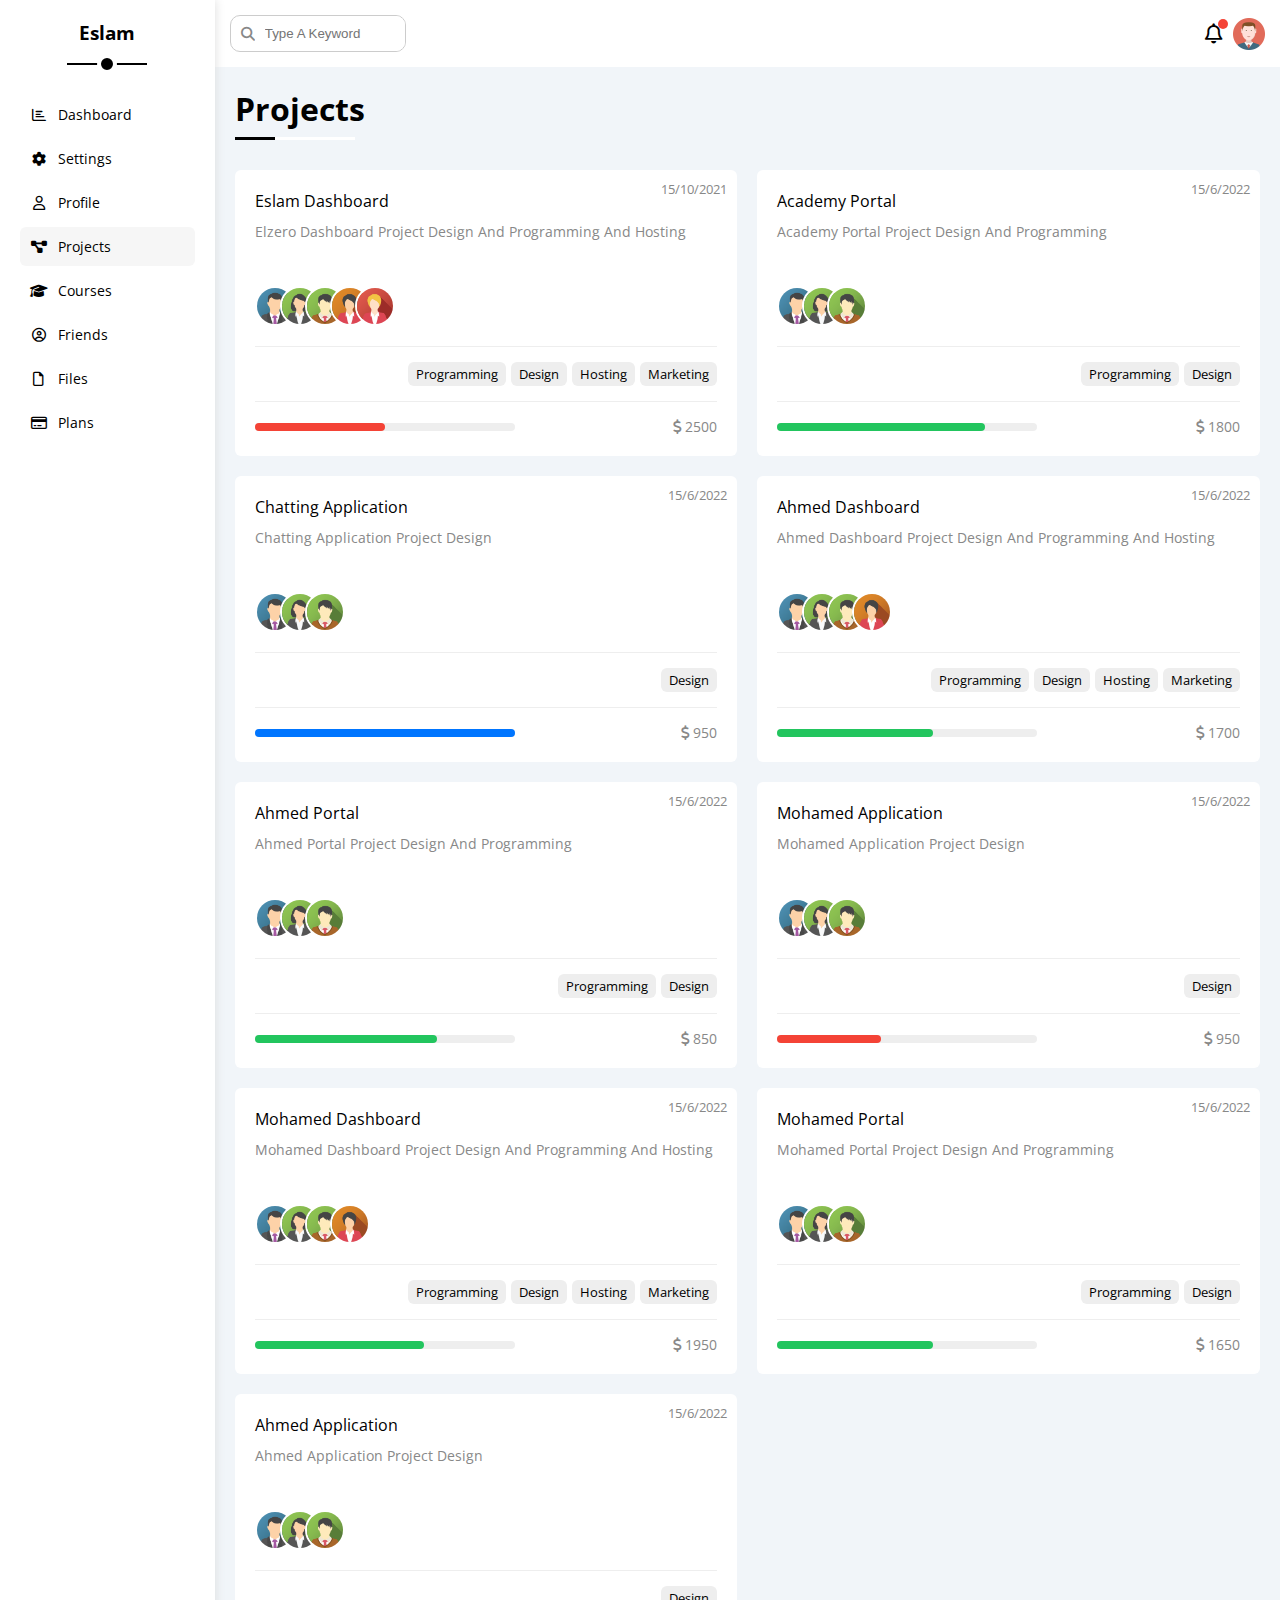
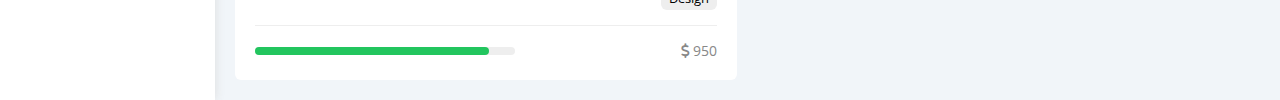
<file: projects.html>
<!DOCTYPE html>

<html lang="en">
  <head>
    <meta charset="UTF-8" />
    <meta name="viewport" content="width=device-width, initial-scale=1.0" />
    <title>Projects</title>
    <link rel="stylesheet" href="css/all.min.css" />
    <link rel="preconnect" href="https://fonts.googleapis.com" />
    <link rel="preconnect" href="https://fonts.gstatic.com" crossorigin />
    <link
      href="https://fonts.googleapis.com/css2?family=Open+Sans:wght@300;500&display=swap"
      rel="stylesheet"
    />
    <link rel="stylesheet" href="css/framework.css" />
    <link rel="stylesheet" href="css/style.css" />
  </head>

  <body>
    <div class="bage d-flex">
      <!-- Start Saidbar -->
      <aside class="p-20 bg-white p-relative">
        <h3 class="txt-c mt-0 p-relative">Eslam</h3>
        <ul>
          <li>
            <a
              class="d-flex align-center fs-14 c-black rad-6 p-10"
              href="index.html"
            >
              <i class="fa-regular fa-chart-bar fa-fw"></i>
              <span> Dashboard </span>
            </a>
          </li>
          <li>
            <a
              class="d-flex align-center fs-14 c-black rad-6 p-10"
              href="settings.html"
            >
              <i class="fa-solid fa-gear fa-fw"></i>
              <span>Settings</span>
            </a>
          </li>
          <li>
            <a
              class="d-flex align-center fs-14 c-black rad-6 p-10"
              href="profile.html"
            >
              <i class="fa-regular fa-user fa-fw"></i>
              <span>Profile</span>
            </a>
          </li>
          <li>
            <a
              class="active d-flex align-center fs-14 c-black rad-6 p-10"
              href="Projects.html"
            >
              <i class="fa-solid fa-diagram-project fa-fw"></i>
              <span>Projects</span>
            </a>
          </li>
          <li>
            <a
              class="d-flex align-center fs-14 c-black rad-6 p-10"
              href="courses.html"
            >
              <i class="fa-solid fa-graduation-cap fa-fw"></i>
              <span>Courses</span>
            </a>
          </li>
          <li>
            <a
              class="d-flex align-center fs-14 c-black rad-6 p-10"
              href="friends.html"
            >
              <i class="fa-regular fa-circle-user fa-fw"></i>
              <span>Friends</span>
            </a>
          </li>
          <li>
            <a
              class="d-flex align-center fs-14 c-black rad-6 p-10"
              href="files.html"
            >
              <i class="fa-regular fa-file fa-fw"></i>
              <span>Files</span>
            </a>
          </li>
          <li>
            <a
              class="d-flex align-center fs-14 c-black rad-6 p-10"
              href="plans.html"
            >
              <i class="fa-regular fa-credit-card fa-fw"></i>
              <span>Plans</span>
            </a>
          </li>
        </ul>
      </aside>
      <!-- End Saidbar -->

      <main class="w-full">
        <!-- Start Head -->
        <div class="head between-flex p-15 bg-white">
          <div class="search p-relative rad-10 d-flex align-center">
            <input class="p-10" type="search" placeholder="Type A Keyword" />
          </div>
          <div class="notifi d-flex align-center">
            <i class="fa-regular fa-bell fa-lg p-relative"></i>
            <img src="images/avatar.png" alt="" />
          </div>
        </div>
        <!-- End Head -->

        <h1 class="p-relative">Projects</h1>

        <!-- Start Projects -->
        <div class="Projects-page m-20 d-grid gap-20">
          <div class="bg-white rad-6 p-relative p-20">
            <span class="date c-gray fs-13">15/10/2021</span>
            <h4 class="m-0">Eslam Dashboard</h4>
            <p class="c-gray fs-14 mt-10 mb-10">
              Elzero Dashboard Project Design And Programming And Hosting
            </p>
            <div class="team d-flex">
              <a href="#">
                <img class="rad-half" src="images/team-01.png" alt="" />
              </a>
              <a href="#">
                <img class="rad-half" src="images/team-02.png" alt="" />
              </a>
              <a href="#">
                <img class="rad-half" src="images/team-03.png" alt="" />
              </a>
              <a href="#">
                <img class="rad-half" src="images/team-04.png" alt="" />
              </a>
              <a href="#">
                <img class="rad-half" src="images/team-05.png" alt="" />
              </a>
            </div>
            <div class="do d-flex pt-15 pb-15 mt-15 fs-13 b-eee">
              <span class="bg-eee rad-6">Programming</span>
              <span class="bg-eee rad-6">Design</span>
              <span class="bg-eee rad-6">Hosting</span>
              <span class="bg-eee rad-6">Marketing</span>
            </div>
            <div class="info between-flex pt-15">
              <div class="prog bg-eee rad-6">
                <span
                  class="d-block bg-red h-full rad-6"
                  style="width: 50%"
                ></span>
              </div>
              <span class="fs-14 c-gray">
                <i class="fa-solid fa-dollar-sign"></i>
                2500
              </span>
            </div>
          </div>
          <div class="bg-white rad-6 p-relative p-20">
            <span class="date c-gray fs-13">15/6/2022</span>
            <h4 class="m-0">Academy Portal</h4>
            <p class="c-gray fs-14 mt-10 mb-10">
              Academy Portal Project Design And Programming
            </p>
            <div class="team d-flex">
              <a href="#">
                <img class="rad-half" src="images/team-01.png" alt="" />
              </a>
              <a href="#">
                <img class="rad-half" src="images/team-02.png" alt="" />
              </a>
              <a href="#">
                <img class="rad-half" src="images/team-03.png" alt="" />
              </a>
            </div>
            <div class="do d-flex pt-15 pb-15 mt-15 fs-13 b-eee">
              <span class="bg-eee rad-6">Programming</span>
              <span class="bg-eee rad-6">Design</span>
            </div>
            <div class="info between-flex pt-15">
              <div class="prog bg-eee rad-6">
                <span
                  class="d-block bg-green h-full rad-6"
                  style="width: 80%"
                ></span>
              </div>
              <span class="fs-14 c-gray">
                <i class="fa-solid fa-dollar-sign"></i>
                1800
              </span>
            </div>
          </div>
          <div class="bg-white rad-6 p-relative p-20">
            <span class="date c-gray fs-13">15/6/2022</span>
            <h4 class="m-0">Chatting Application</h4>
            <p class="c-gray fs-14 mt-10 mb-10">
              Chatting Application Project Design
            </p>
            <div class="team d-flex">
              <a href="#">
                <img class="rad-half" src="images/team-01.png" alt="" />
              </a>
              <a href="#">
                <img class="rad-half" src="images/team-02.png" alt="" />
              </a>
              <a href="#">
                <img class="rad-half" src="images/team-03.png" alt="" />
              </a>
            </div>
            <div class="do d-flex pt-15 pb-15 mt-15 fs-13 b-eee">
              <span class="bg-eee rad-6">Design</span>
            </div>
            <div class="info between-flex pt-15">
              <div class="prog bg-eee rad-6">
                <span
                  class="d-block bg-blue h-full rad-6"
                  style="width: 100%"
                ></span>
              </div>
              <span class="fs-14 c-gray">
                <i class="fa-solid fa-dollar-sign"></i>
                950
              </span>
            </div>
          </div>
          <div class="bg-white rad-6 p-relative p-20">
            <span class="date c-gray fs-13">15/6/2022</span>
            <h4 class="m-0">Ahmed Dashboard</h4>
            <p class="c-gray fs-14 mt-10 mb-10">
              Ahmed Dashboard Project Design And Programming And Hosting
            </p>
            <div class="team d-flex">
              <a href="#">
                <img class="rad-half" src="images/team-01.png" alt="" />
              </a>
              <a href="#">
                <img class="rad-half" src="images/team-02.png" alt="" />
              </a>
              <a href="#">
                <img class="rad-half" src="images/team-03.png" alt="" />
              </a>
              <a href="#">
                <img class="rad-half" src="images/team-04.png" alt="" />
              </a>
            </div>
            <div class="do d-flex pt-15 pb-15 mt-15 fs-13 b-eee">
              <span class="bg-eee rad-6">Programming</span>
              <span class="bg-eee rad-6">Design</span>
              <span class="bg-eee rad-6">Hosting</span>
              <span class="bg-eee rad-6">Marketing</span>
            </div>
            <div class="info between-flex pt-15">
              <div class="prog bg-eee rad-6">
                <span
                  class="d-block bg-green h-full rad-6"
                  style="width: 60%"
                ></span>
              </div>
              <span class="fs-14 c-gray">
                <i class="fa-solid fa-dollar-sign"></i>
                1700
              </span>
            </div>
          </div>
          <div class="bg-white rad-6 p-relative p-20">
            <span class="date c-gray fs-13">15/6/2022</span>
            <h4 class="m-0">Ahmed Portal</h4>
            <p class="c-gray fs-14 mt-10 mb-10">
              Ahmed Portal Project Design And Programming
            </p>
            <div class="team d-flex">
              <a href="#">
                <img class="rad-half" src="images/team-01.png" alt="" />
              </a>
              <a href="#">
                <img class="rad-half" src="images/team-02.png" alt="" />
              </a>
              <a href="#">
                <img class="rad-half" src="images/team-03.png" alt="" />
              </a>
            </div>
            <div class="do d-flex pt-15 pb-15 mt-15 fs-13 b-eee">
              <span class="bg-eee rad-6">Programming</span>
              <span class="bg-eee rad-6">Design</span>
            </div>
            <div class="info between-flex pt-15">
              <div class="prog bg-eee rad-6">
                <span
                  class="d-block bg-green h-full rad-6"
                  style="width: 70%"
                ></span>
              </div>
              <span class="fs-14 c-gray">
                <i class="fa-solid fa-dollar-sign"></i>
                850
              </span>
            </div>
          </div>
          <div class="bg-white rad-6 p-relative p-20">
            <span class="date c-gray fs-13">15/6/2022</span>
            <h4 class="m-0">Mohamed Application</h4>
            <p class="c-gray fs-14 mt-10 mb-10">
              Mohamed Application Project Design
            </p>
            <div class="team d-flex">
              <a href="#">
                <img class="rad-half" src="images/team-01.png" alt="" />
              </a>
              <a href="#">
                <img class="rad-half" src="images/team-02.png" alt="" />
              </a>
              <a href="#">
                <img class="rad-half" src="images/team-03.png" alt="" />
              </a>
            </div>
            <div class="do d-flex pt-15 pb-15 mt-15 fs-13 b-eee">
              <span class="bg-eee rad-6">Design</span>
            </div>
            <div class="info between-flex pt-15">
              <div class="prog bg-eee rad-6">
                <span
                  class="d-block bg-red h-full rad-6"
                  style="width: 40%"
                ></span>
              </div>
              <span class="fs-14 c-gray">
                <i class="fa-solid fa-dollar-sign"></i>
                950
              </span>
            </div>
          </div>
          <div class="bg-white rad-6 p-relative p-20">
            <span class="date c-gray fs-13">15/6/2022</span>
            <h4 class="m-0">Mohamed Dashboard</h4>
            <p class="c-gray fs-14 mt-10 mb-10">
              Mohamed Dashboard Project Design And Programming And Hosting
            </p>
            <div class="team d-flex">
              <a href="#">
                <img class="rad-half" src="images/team-01.png" alt="" />
              </a>
              <a href="#">
                <img class="rad-half" src="images/team-02.png" alt="" />
              </a>
              <a href="#">
                <img class="rad-half" src="images/team-03.png" alt="" />
              </a>
              <a href="#">
                <img class="rad-half" src="images/team-04.png" alt="" />
              </a>
            </div>
            <div class="do d-flex pt-15 pb-15 mt-15 fs-13 b-eee">
              <span class="bg-eee rad-6">Programming</span>
              <span class="bg-eee rad-6">Design</span>
              <span class="bg-eee rad-6">Hosting</span>
              <span class="bg-eee rad-6">Marketing</span>
            </div>
            <div class="info between-flex pt-15">
              <div class="prog bg-eee rad-6">
                <span
                  class="d-block bg-green h-full rad-6"
                  style="width: 65%"
                ></span>
              </div>
              <span class="fs-14 c-gray">
                <i class="fa-solid fa-dollar-sign"></i>
                1950
              </span>
            </div>
          </div>
          <div class="bg-white rad-6 p-relative p-20">
            <span class="date c-gray fs-13">15/6/2022</span>
            <h4 class="m-0">Mohamed Portal</h4>
            <p class="c-gray fs-14 mt-10 mb-10">
              Mohamed Portal Project Design And Programming
            </p>
            <div class="team d-flex">
              <a href="#">
                <img class="rad-half" src="images/team-01.png" alt="" />
              </a>
              <a href="#">
                <img class="rad-half" src="images/team-02.png" alt="" />
              </a>
              <a href="#">
                <img class="rad-half" src="images/team-03.png" alt="" />
              </a>
            </div>
            <div class="do d-flex pt-15 pb-15 mt-15 fs-13 b-eee">
              <span class="bg-eee rad-6">Programming</span>
              <span class="bg-eee rad-6">Design</span>
            </div>
            <div class="info between-flex pt-15">
              <div class="prog bg-eee rad-6">
                <span
                  class="d-block bg-green h-full rad-6"
                  style="width: 60%"
                ></span>
              </div>
              <span class="fs-14 c-gray">
                <i class="fa-solid fa-dollar-sign"></i>
                1650
              </span>
            </div>
          </div>
          <div class="bg-white rad-6 p-relative p-20">
            <span class="date c-gray fs-13">15/6/2022</span>
            <h4 class="m-0">Ahmed Application</h4>
            <p class="c-gray fs-14 mt-10 mb-10">
              Ahmed Application Project Design
            </p>
            <div class="team d-flex">
              <a href="#">
                <img class="rad-half" src="images/team-01.png" alt="" />
              </a>
              <a href="#">
                <img class="rad-half" src="images/team-02.png" alt="" />
              </a>
              <a href="#">
                <img class="rad-half" src="images/team-03.png" alt="" />
              </a>
            </div>
            <div class="do d-flex pt-15 pb-15 mt-15 fs-13 b-eee">
              <span class="bg-eee rad-6">Design</span>
            </div>
            <div class="info between-flex pt-15">
              <div class="prog bg-eee rad-6">
                <span
                  class="d-block bg-green h-full rad-6"
                  style="width: 90%"
                ></span>
              </div>
              <span class="fs-14 c-gray">
                <i class="fa-solid fa-dollar-sign"></i>
                950
              </span>
            </div>
          </div>
        </div>
        <!-- End Projects -->
      </main>
    </div>
  </body>
</html>
</file>
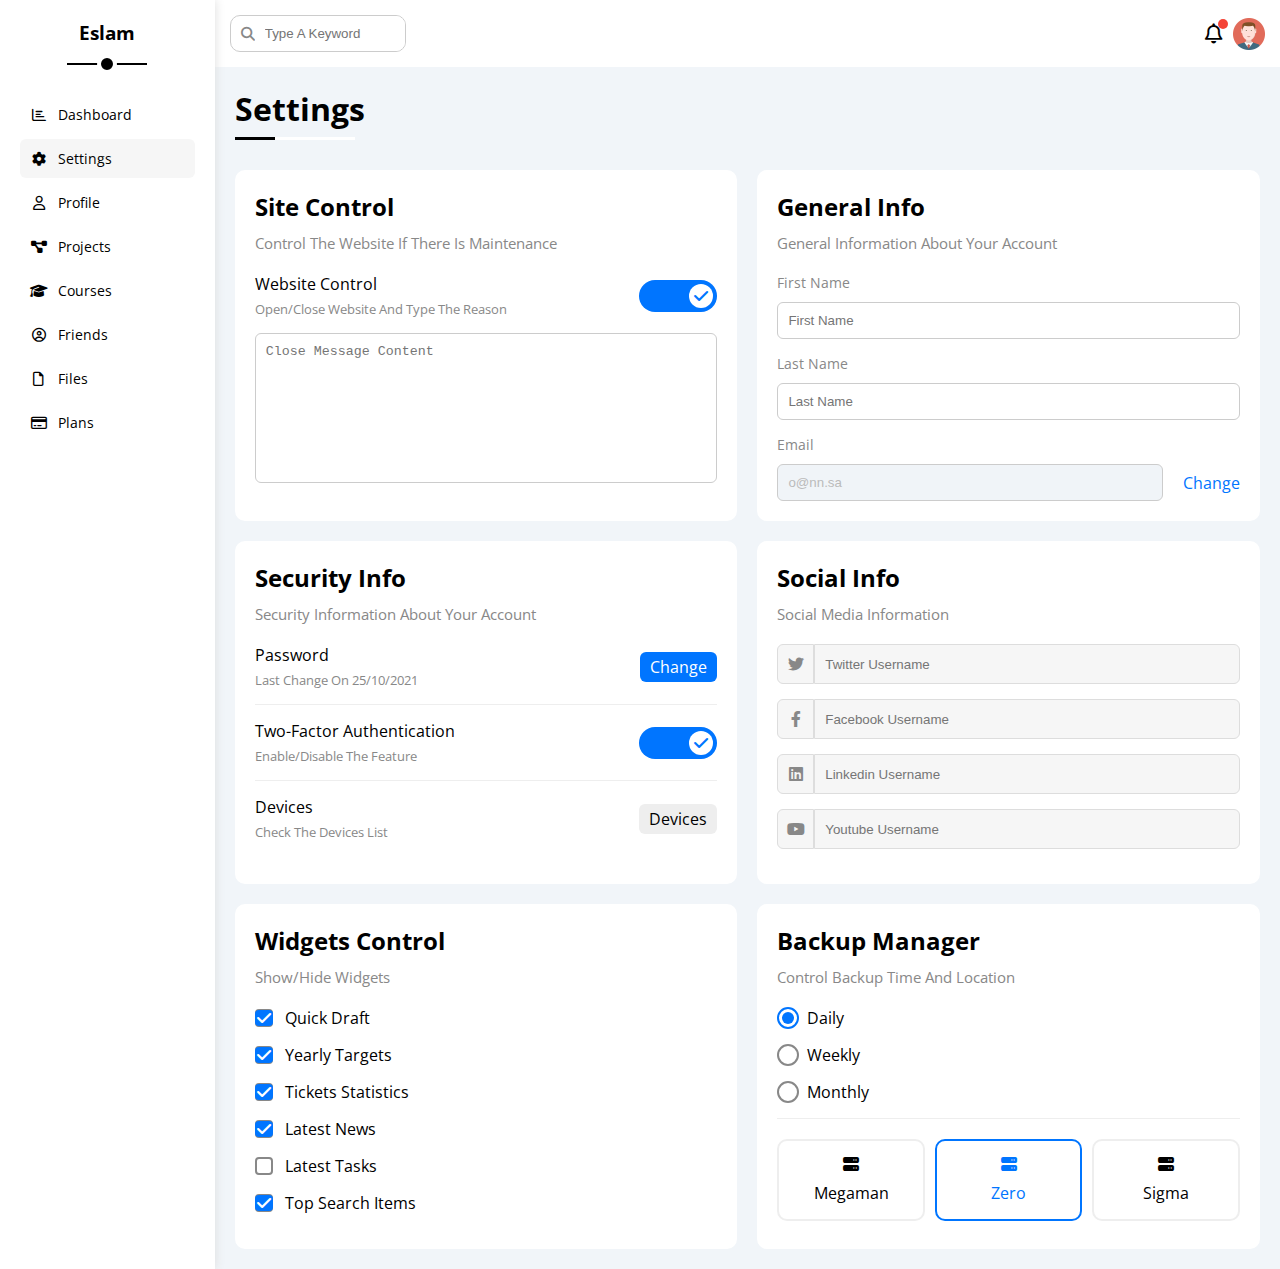
<file: settings.html>
<!DOCTYPE html>

<html lang="en">
  <head>
    <meta charset="UTF-8" />
    <meta name="viewport" content="width=device-width, initial-scale=1.0" />
    <title>Settings</title>
    <link rel="stylesheet" href="css/all.min.css" />
    <link rel="preconnect" href="https://fonts.googleapis.com" />
    <link rel="preconnect" href="https://fonts.gstatic.com" crossorigin />
    <link
      href="https://fonts.googleapis.com/css2?family=Open+Sans:wght@300;500&display=swap"
      rel="stylesheet"
    />
    <link rel="stylesheet" href="css/framework.css" />
    <link rel="stylesheet" href="css/style.css" />
  </head>

  <body>
    <div class="bage d-flex">
      <!-- Start Saidbar -->
      <aside class="p-20 bg-white p-relative">
        <h3 class="txt-c mt-0 p-relative">Eslam</h3>
        <ul>
          <li>
            <a
              class="d-flex align-center fs-14 c-black rad-6 p-10"
              href="index.html"
            >
              <i class="fa-regular fa-chart-bar fa-fw"></i>
              <span> Dashboard </span>
            </a>
          </li>
          <li>
            <a
              class="active d-flex align-center fs-14 c-black rad-6 p-10"
              href="settings.html"
            >
              <i class="fa-solid fa-gear fa-fw"></i>
              <span>Settings</span>
            </a>
          </li>
          <li>
            <a
              class="d-flex align-center fs-14 c-black rad-6 p-10"
              href="profile.html"
            >
              <i class="fa-regular fa-user fa-fw"></i>
              <span>Profile</span>
            </a>
          </li>
          <li>
            <a
              class="d-flex align-center fs-14 c-black rad-6 p-10"
              href="projects.html"
            >
              <i class="fa-solid fa-diagram-project fa-fw"></i>
              <span>Projects</span>
            </a>
          </li>
          <li>
            <a
              class="d-flex align-center fs-14 c-black rad-6 p-10"
              href="courses.html"
            >
              <i class="fa-solid fa-graduation-cap fa-fw"></i>
              <span>Courses</span>
            </a>
          </li>
          <li>
            <a
              class="d-flex align-center fs-14 c-black rad-6 p-10"
              href="friends.html"
            >
              <i class="fa-regular fa-circle-user fa-fw"></i>
              <span>Friends</span>
            </a>
          </li>
          <li>
            <a
              class="d-flex align-center fs-14 c-black rad-6 p-10"
              href="files.html"
            >
              <i class="fa-regular fa-file fa-fw"></i>
              <span>Files</span>
            </a>
          </li>
          <li>
            <a
              class="d-flex align-center fs-14 c-black rad-6 p-10"
              href="plans.html"
            >
              <i class="fa-regular fa-credit-card fa-fw"></i>
              <span>Plans</span>
            </a>
          </li>
        </ul>
      </aside>
      <!-- End Saidbar -->

      <main class="w-full">
        <!-- Start Head -->
        <div class="head between-flex p-15 bg-white">
          <div class="search p-relative rad-10 d-flex align-center">
            <input class="p-10" type="search" placeholder="Type A Keyword" />
          </div>
          <div class="notifi d-flex align-center">
            <i class="fa-regular fa-bell fa-lg p-relative"></i>
            <img src="images/avatar.png" alt="" />
          </div>
        </div>
        <!-- End Head -->

        <h1 class="p-relative">Settings</h1>

        <div class="setting-page m-20 d-grid gap-20">
          <!-- Start Site Control -->
          <div class="site-control bg-white rad-10 p-20">
            <h2 class="mt-0 mb-10">Site Control</h2>
            <p class="c-gray mb-20 fs-15 mt-0">
              Control The Website If There Is Maintenance
            </p>

            <div class="between-flex mb-15">
              <div>
                <span>Website Control</span>
                <p class="c-gray mt-5 mb-0 fs-13">
                  Open/Close Website And Type The Reason
                </p>
              </div>
              <label>
                <input class="toggle-checkbox" type="checkbox" checked />
                <div class="toggle-switch"></div>
              </label>
            </div>

            <textarea
              class="w-full rad-6 p-10 d-block"
              placeholder="Close Message Content"
            ></textarea>
          </div>
          <!-- End Site Control -->

          <!-- Start General Info -->
          <div class="general-info bg-white rad-10 p-20">
            <h2 class="mt-0 mb-10">General Info</h2>
            <p class="c-gray mb-20 fs-15 mt-0">
              General Information About Your Account
            </p>

            <form>
              <div class="mb-15">
                <label class="fs-14 c-gray d-block mb-10" for="first"
                  >First Name</label
                >
                <input
                  class="d-block w-full p-10 rad-6 b-none b-ccc"
                  id="first"
                  type="text"
                  placeholder="First Name"
                />
              </div>

              <div class="mb-15">
                <label class="fs-14 c-gray d-block mb-10" for="last"
                  >Last Name</label
                >
                <input
                  class="d-block w-full p-10 rad-6 b-none b-ccc"
                  id="last"
                  type="text"
                  placeholder="Last Name"
                />
              </div>

              <div>
                <label class="fs-14 c-gray d-block mb-10">Email</label>
                <div class="between-flex gap-20">
                  <input
                    class="email d-block w-full p-10 rad-6 b-none b-ccc"
                    type="email"
                    value="o@nn.sa"
                    disabled
                  />

                  <a class="c-blue" href="#">Change</a>
                </div>
              </div>
            </form>
          </div>
          <!-- End General Info -->

          <!-- Start Security Info -->
          <div class="security-info bg-white rad-10 p-20">
            <h2 class="mt-0 mb-10">Security Info</h2>
            <p class="c-gray mb-20 fs-15 mt-0">
              Security Information About Your Account
            </p>

            <div class="sec-box between-flex mb-15 pb-15">
              <div>
                <span>Password</span>
                <p class="c-gray mt-5 mb-0 fs-13">Last Change On 25/10/2021</p>
              </div>
              <a class="change btn-shape c-white bg-blue" href="#">Change</a>
            </div>

            <div class="sec-box between-flex mb-15 pb-15">
              <div>
                <span>Two-Factor Authentication</span>
                <p class="c-gray mt-5 mb-0 fs-13">Enable/Disable The Feature</p>
              </div>
              <label>
                <input class="toggle-checkbox" type="checkbox" checked />
                <div class="toggle-switch"></div>
              </label>
            </div>

            <div class="sec-box between-flex pb-15">
              <div>
                <span>Devices</span>
                <p class="c-gray mt-5 mb-0 fs-13">Check The Devices List</p>
              </div>
              <a class="btn-shape c-black bg-eee" href="#">Devices</a>
            </div>
          </div>
          <!-- End Security Info -->

          <!-- Start Social Info -->
          <div class="social-info bg-white rad-10 p-20">
            <h2 class="mt-0 mb-10">Social Info</h2>
            <p class="c-gray mb-20 fs-15 mt-0">Social Media Information</p>

            <div class="d-flex align-center mb-15">
              <i class="fa-brands fa-twitter c-gray center-flex"></i>
              <input
                class="w-full"
                type="text"
                placeholder="Twitter Username"
              />
            </div>
            <div class="d-flex align-center mb-15">
              <i class="fa-brands fa-facebook-f c-gray center-flex"></i>
              <input
                class="w-full"
                type="text"
                placeholder="Facebook Username"
              />
            </div>
            <div class="d-flex align-center mb-15">
              <i class="fa-brands fa-linkedin c-gray center-flex"></i>
              <input
                class="w-full"
                type="text"
                placeholder="Linkedin Username"
              />
            </div>
            <div class="d-flex align-center mb-15">
              <i class="fa-brands fa-youtube c-gray center-flex"></i>
              <input
                class="w-full"
                type="text"
                placeholder="Youtube Username"
              />
            </div>
          </div>
          <!-- End Social Info -->

          <!-- Start Widgets Control -->
          <div class="widgets-control bg-white rad-10 p-20">
            <h2 class="mt-0 mb-10">Widgets Control</h2>
            <p class="c-gray mb-20 fs-15 mt-0">Show/Hide Widgets</p>

            <div class="mb-15">
              <input id="Draft" type="checkbox" checked />
              <label class="p-relative" for="Draft">Quick Draft</label>
            </div>
            <div class="mb-15">
              <input id="Targets" type="checkbox" checked />
              <label class="p-relative" for="Targets">Yearly Targets</label>
            </div>
            <div class="mb-15">
              <input id="Statistics" type="checkbox" checked />
              <label class="p-relative" for="Statistics"
                >Tickets Statistics</label
              >
            </div>
            <div class="mb-15">
              <input id="News" type="checkbox" checked />
              <label class="p-relative" for="News">Latest News</label>
            </div>
            <div class="mb-15">
              <input id="Tasks" type="checkbox" />
              <label class="p-relative" for="Tasks">Latest Tasks</label>
            </div>
            <div class="mb-15">
              <input id="Items" type="checkbox" checked />
              <label class="p-relative" for="Items">Top Search Items</label>
            </div>
          </div>
          <!-- End Widgets Control -->

          <!-- Start Backup Manager -->
          <div class="backup-manager bg-white rad-10 p-20">
            <h2 class="mt-0 mb-10">Backup Manager</h2>
            <p class="c-gray mb-20 fs-15 mt-0">
              Control Backup Time And Location
            </p>

            <div class="date mb-15">
              <input id="daily" type="radio" name="time" checked />
              <label for="daily">Daily</label>
            </div>
            <div class="date mb-15">
              <input id="weekly" type="radio" name="time" />
              <label for="weekly">Weekly</label>
            </div>
            <div class="date mb-15">
              <input id="monthly" type="radio" name="time" />
              <label for="monthly">Monthly</label>
            </div>

            <div class="servers between-flex gap-10">
              <input id="megaman" type="radio" name="servers" />
              <label class="center-flex w-full rad-10" for="megaman">
                <i class="fa-solid fa-server d-block mb-10"></i>
                Megaman
              </label>

              <input id="zero" type="radio" name="servers" checked />
              <label class="center-flex w-full rad-10" for="zero">
                <i class="fa-solid fa-server d-block mb-10"></i>
                Zero
              </label>

              <input id="sigma" type="radio" name="servers" />
              <label class="center-flex w-full rad-10" for="sigma">
                <i class="fa-solid fa-server d-block mb-10"></i>
                Sigma
              </label>
            </div>
          </div>
          <!-- End Backup Manager -->
        </div>
      </main>
    </div>
  </body>
</html>
</file>
<file: css/framework.css>
/* Start variables */
:root {
  --blue-color: #0075ff;
  --blue-alt-color: #0d69d5;
  --orange-color: #f59e0b;
  --green-color: #22c55e;
  --red-color: #f44336;
  --grey-color: #888;
}
/* End variables */
/* start box */
.d-block {
  display: block;
}
.d-flex {
  display: flex;
}
.space-between {
  justify-content: space-between;
}
.align-center {
  align-items: center;
}
.f-wrap {
  flex-wrap: wrap;
}
.d-grid {
  display: grid;
}
.gap-5 {
  gap: 5px;
}
.gap-10 {
  gap: 10px;
}
.gap-15 {
  gap: 15px;
}
.gap-20 {
  gap: 20px;
}
@media (max-width: 767px) {
  .block-mobile {
    display: block;
  }
  .hide-mobile {
    display: none;
  }
}
/* End box */
/* Start padding + Margin */
.p-10 {
  padding: 10px;
}
.p-20 {
  padding: 20px;
}
.p-15 {
  padding: 15px;
}
.pt-10 {
  padding-top: 10px;
}
.pt-15 {
  padding-top: 15px;
}
.pt-20 {
  padding-top: 20px;
}
.pb-5 {
  padding-bottom: 5px;
}
.pb-10 {
  padding-bottom: 10px;
}
.pb-15 {
  padding-bottom: 15px;
}
.pb-20 {
  padding-bottom: 20px;
}
.pl-15 {
  padding-left: 15px;
}
.m-0 {
  margin: 0;
}
.m-20 {
  margin: 20px;
}
.mt-0 {
  margin-top: 0;
}
.mt-5 {
  margin-top: 5px;
}
.mt-10 {
  margin-top: 10px;
}
.mt-15 {
  margin-top: 15px;
}
.mt-20 {
  margin-top: 20px;
}
.mt-25 {
  margin-top: 25px;
}
.mb-0 {
  margin-bottom: 0;
}
.mb-5 {
  margin-bottom: 5px;
}
.mb-10 {
  margin-bottom: 10px;
}
.mb-15 {
  margin-bottom: 15px;
}
.mb-20 {
  margin-bottom: 20px;
}
.mb-25 {
  margin-bottom: 25px;
}
/* End padding + Margin */
/* Start Color */
.bg-white {
  background-color: #fff;
}
.bg-blue {
  background-color: var(--blue-color);
}
.bg-orange {
  background-color: var(--orange-color);
}
.bg-green {
  background-color: var(--green-color);
}
.bg-eee {
  background-color: #eee;
}
.bg-red {
  background-color: var(--red-color);
}
.c-black {
  color: #000;
}
.c-gray {
  color: var(--grey-color);
}
.c-white {
  color: #fff;
}
.c-blue {
  color: var(--blue-color);
}
.c-orange {
  color: var(--orange-color);
}
.c-green {
  color: var(--green-color);
}
.c-red {
  color: var(--red-color);
}
/* End Color */
/* Start Position */
.p-relative {
  position: relative;
}
/* End Position */
/* Start Font */
.txt-c {
  text-align: center;
}
@media (max-width: 767px) {
  .txt-c-mobile {
    text-align: center;
  }
}
.fs-13 {
  font-size: 13px;
}
.fs-14 {
  font-size: 14px;
}
.fs-15 {
  font-size: 15px;
}
.fs-25 {
  font-size: 25px;
}
.bold {
  font-weight: bold;
}
/* End Font */
/* Start Border */
.b-none {
  border: none;
}
.b-ccc {
  border: 1px solid #ccc;
}
.rad-6 {
  border-radius: 6px;
}
.rad-10 {
  border-radius: 10px;
}
.rad-half {
  border-radius: 50%;
}
/* End Border */
/* Start Width */
.w-full {
  width: 100%;
}
.w-100 {
  width: 100px;
}
.w-fit {
  width: fit-content;
}
.h-full {
  height: 100%;
}
.h-100 {
  height: 100px;
}
/* End Width */
/* Start Components */
.center-flex {
  display: flex;
  justify-content: center;
  align-items: center;
}
.between-flex {
  display: flex;
  justify-content: space-between;
  align-items: center;
}
.btn-shape {
  padding: 4px 10px;
  border-radius: 6px;
  cursor: pointer;
}
/* End Components */
</file>
<file: css/style.css>
/* Start variables */
:root {
  --blue-color: #0075ff;
  --blue-alt-color: #0d69d5;
  --orange-color: #f59e0b;
  --green-color: #22c55e;
  --red-color: #f44336;
  --grey-color: #888;
}
/* End variables */
/* Start globale */
* {
  box-sizing: border-box;
}
*:focus {
  outline: none;
}
body {
  font-family: "Open Sans", sans-serif;
  margin: 0;
}
ul {
  padding: 0;
  list-style: none;
}
a {
  text-decoration: none;
}
::-webkit-scrollbar {
  width: 12px;
}
::-webkit-scrollbar-track {
  background-color: #fff;
}
::-webkit-scrollbar-thumb {
  background-color: var(--blue-color);
}
::-webkit-scrollbar-thumb:hover {
  background-color: var(--blue-alt-color);
}
.bage {
  background-color: #f1f5f9;
  min-height: 100vh;
}
/* End globale */
/* Start Components */
.toggle-checkbox {
  display: none;
}
.toggle-switch {
  width: 78px;
  height: 32px;
  background-color: #ccc;
  border-radius: 16px;
  position: relative;
  cursor: pointer;
  transition: 0.3s;
}
.toggle-switch::before {
  font-family: var(--fa-style-family-classic);
  content: "\f00d";
  font-weight: 900;
  position: absolute;
  top: 4px;
  left: 4px;
  background-color: #fff;
  border-radius: 50%;
  width: 24px;
  height: 24px;
  display: flex;
  justify-content: center;
  align-items: center;
  transition: 0.3s;
  color: #aaa;
}
.toggle-checkbox:checked + .toggle-switch {
  background-color: var(--blue-color);
}
.toggle-checkbox:checked + .toggle-switch::before {
  content: "\f00c";
  left: 50px;
  color: var(--blue-color);
}
/* End Components */
/* Start Aside */
aside {
  width: 250px;
  box-shadow: 0 0 10px #ddd;
}
aside h3 {
  margin-bottom: 50px;
}
aside h3::before,
aside h3::after {
  content: "";
  position: absolute;
  left: 50%;
  transform: translateX(-50%);
  background-color: #000;
}
aside h3::before {
  bottom: -20px;
  width: 80px;
  height: 2px;
}
aside h3::after {
  bottom: -29px;
  width: 12px;
  height: 12px;
  border-radius: 50%;
  border: 4px solid #fff;
}
aside a {
  transition: 0.3s;
  margin-bottom: 5px;
  gap: 10px;
}
aside a:hover,
aside a.active {
  background-color: #f6f6f6;
}
@media (max-width: 767px) {
  aside {
    width: 58px;
    padding: 10px !important;
  }
  aside h3 {
    font-size: 13px;
    margin-bottom: 15px;
  }
  aside h3::before,
  aside h3::after {
    display: none;
  }
  aside span {
    display: none;
  }
}
/* End Aside */
/* Start Main */
main {
  overflow: hidden;
}
/* Start head */
.head .search {
  border: 1px solid #ccc;
  overflow: hidden;
}
.head .search::before {
  font-family: var(--fa-style-family-classic);
  content: "\f002";
  font-weight: 900;
  margin-left: 10px;
  font-size: 14px;
  color: var(--grey-color);
}
.head input {
  display: block;
  border: none;
  width: 150px;
  transition: width 0.3s;
}
.head input:focus {
  width: 180px;
}
.head input:focus::placeholder {
  color: transparent;
}
.head .notifi {
  gap: 10px;
}
.head .notifi i::after {
  content: "";
  position: absolute;
  bottom: 5px;
  right: -5px;
  width: 10px;
  height: 10px;
  background-color: var(--red-color);
  border-radius: 50%;
}
.head img {
  width: 32px;
  height: 32px;
}
/* End head */
main > h1 {
  margin: 20px 20px 40px;
}
main > h1::before,
main > h1::after {
  content: "";
  position: absolute;
  bottom: -10px;
  left: 0;
  height: 3px;
}
main > h1::before {
  width: 120px;
  background-color: #fff;
}
main > h1::after {
  width: 40px;
  background-color: #000;
}
/* Start Wrapper */
.wrapper {
  grid-template-columns: repeat(auto-fill, minmax(450px, 1fr));
  margin-right: 20px;
  margin-left: 20px;
}
@media (max-width: 767px) {
  .wrapper {
    grid-template-columns: minmax(200px, 1fr);
    gap: 10px;
    margin-right: 10px;
    margin-left: 10px;
  }
}
/* End Wrapper */
/* End Main */

/* Start Welcome */
.welcome {
  overflow: hidden;
}
.welcome .master {
  width: 200px;
  margin-bottom: -10px;
}
.welcome .avatar {
  position: absolute;
  width: 64px;
  height: 64px;
  bottom: 0;
  transform: translateY(50%);
  border-radius: 50%;
  border: 2px solid #fff;
  box-shadow: 0 0 5px #ddd;
  padding: 2px;
}
.welcome .body {
  justify-content: space-around;
  border-top: 1px solid #eee;
  border-bottom: 1px solid #eee;
  margin-top: 60px;
}
.welcome .body p {
  margin-top: 0;
  margin-bottom: 5px;
}
.welcome a {
  margin: 0 15px 15px auto;
  transition: 0.3s;
}
.welcome a:hover {
  background-color: var(--blue-alt-color);
}
@media (max-width: 767px) {
  .welcome .avatar {
    left: 50%;
    transform: translate(-50%, 50%);
  }
}
/* End Welcome */

/* Start Draft */
.draft textarea {
  min-height: 180px;
  resize: none;
}
.draft input[type="submit"] {
  margin-left: auto;
  transition: 0.3s;
}
.draft input[type="submit"]:hover {
  background-color: var(--blue-alt-color);
}
/* End Draft */

/* Start Targets */
.targets .icon {
  width: 80px;
  height: 80px;
}
.targets .details {
  flex: 1;
}
.targets .progress {
  height: 4px;
}
.targets .progress > span {
  display: block;
  height: 100%;
}
.targets .progress > span span {
  position: absolute;
  bottom: 16px;
  right: 0;
  transform: translateX(50%);
  padding: 2px 5px;
  font-size: 13px;
}
.targets .progress > span span::before {
  content: "";
  position: absolute;
  bottom: -10px;
  left: 50%;
  transform: translateX(-50%);
  border: 5px solid;
  border-color: transparent;
}
.targets .money .progress > span span::before {
  border-top-color: var(--blue-color);
}
.targets .projects .progress > span span::before {
  border-top-color: var(--orange-color);
}
.targets .team .progress > span span::before {
  border-top-color: var(--green-color);
}
.money .icon,
.money .progress {
  background-color: rgb(0 117 255 / 20%);
}
.projects .icon,
.projects .progress {
  background-color: rgb(245 158 11 / 20%);
}
.team .icon,
.team .progress {
  background-color: rgb(34 197 94 / 20%);
}
/* End Targets */

/* Start Statistics */
.statistics .box {
  width: calc(50% - 10px);
  border: 1px solid #ccc;
}
@media (max-width: 767px) {
  .statistics .box {
    width: 100%;
  }
}
/* End Statistics */
/* Start News */
.news .box:not(:last-of-type) {
  padding-bottom: 20px;
  border-bottom: 1px solid #eee;
}
.news img {
  width: 100px;
}
.news .info {
  flex: 1;
}
.label {
  cursor: auto;
}
@media (max-width: 767px) {
  .news h2 {
    margin-bottom: 20px;
  }
  .news .box {
    flex-direction: column;
  }
}
/* End News */

/* Start Tasks */
.tasks .box:not(:last-of-type) {
  padding-bottom: 15px;
  border-bottom: 1px solid #eee;
}
.tasks .box:nth-of-type(4) {
  opacity: 0.3;
}
.tasks .box:nth-of-type(4) h3,
.tasks .box:nth-of-type(4) p {
  text-decoration: line-through;
}
.tasks i {
  cursor: pointer;
  transition: 0.3s;
}
.tasks i:hover {
  color: var(--red-color);
}
/* End Tasks */

/* Start Items */
.items span.btn-shape {
  cursor: auto;
}
/* End Items */

/* Start Uploads */
.uploads .box:not(:last-child) {
  border-bottom: 1px solid #eee;
}
.uploads img {
  width: 40px;
  height: 40px;
}
.uploads .info {
  flex: 1;
}
/* End Uploads */

/* Start Project */
.project ul::before {
  content: "";
  position: absolute;
  left: 11px;
  height: 100%;
  width: 2px;
  background-color: var(--blue-color);
}
.project li::before {
  content: "";
  display: inline-block;
  width: 20px;
  height: 20px;
  border-radius: 50%;
  border: 2px solid #fff;
  outline: 2px solid var(--blue-color);
  background-color: #fff;
}
.project .done::before {
  background-color: var(--blue-color);
}
.project .current::before {
  animation: change-color 0.8s infinite alternate;
}
@keyframes change-color {
  from {
    background-color: var(--blue-color);
  }
  to {
    background-color: #fff;
  }
}
.project img {
  position: absolute;
  width: 160px;
  right: 0;
  bottom: 0;
  opacity: 0.1;
}
/* End Project */

/* Start Reminders */
.reminders .key {
  width: 15px;
  height: 15px;
}
.reminders .tasks {
  border-left: 2px solid var(--blue-color);
}
.reminders .projects {
  border-left: 2px solid var(--green-color);
}
.reminders .clients {
  border-left: 2px solid var(--orange-color);
}
.reminders .workshop {
  border-left: 2px solid var(--red-color);
}
/* End Reminders */

/* Start Post */
.post img {
  width: 48px;
}
.post p {
  line-height: 1.8;
  border-top: 1px solid #eee;
  border-bottom: 1px solid #eee;
}
/* End Post */

/* Start Social */
.social .box {
  padding-left: 70px;
}
.social .twitter {
  background-color: rgb(29 161 242 / 20%);
  color: #1da1f2;
}
.social .facebook {
  background-color: rgb(24 119 242 / 20%);
  color: #1da1f2;
}
.social .youtube {
  background-color: rgb(255 0 0 / 20%);
  color: #ff0000;
}
.social .linkedin {
  background-color: rgb(0 119 181 / 20%);
  color: #0077b5;
}
.social i {
  position: absolute;
  top: 0;
  left: 0;
  width: 52px;
  transition: 0.3s;
}
.social i:hover {
  transform: rotate(5deg);
}
.social .twitter i,
.social .twitter a {
  background-color: #1da1f2;
}
.social .facebook i,
.social .facebook a {
  background-color: #1877f2;
}
.social .youtube i,
.social .youtube a {
  background-color: #ff0000;
}
.social .linkedin i,
.social .linkedin a {
  background-color: #0077b5;
}
.social span {
  flex: 1;
}
/* End Social */
/* Start Table */
.table .responsive {
  overflow-x: scroll;
}
.table table {
  min-width: 1000px;
  border-collapse: collapse;
}
.table thead {
  background-color: #eee;
  text-align: left;
}
.table th,
.table td {
  padding: 15px;
  border: 1px solid #eee;
}
.table tr {
  transition: 0.3s;
}
.table tbody tr:hover {
  background-color: #faf7f7;
}
.table img {
  width: 32px;
  border-radius: 50%;
  background-color: #fff;
  padding: 2px;
}
.table img:not(:first-child) {
  margin-left: -20px;
}
.table span {
  cursor: auto;
}
/* End Table */

/* ================================== */

/* Start setting */
.setting-page {
  grid-template-columns: repeat(auto-fill, minmax(500px, 1fr));
}
@media (max-width: 767px) {
  .setting-page {
    grid-template-columns: minmax(100px, 1fr);
    margin-right: 10px;
    margin-left: 10px;
    gap: 10px;
  }
}
/* End setting */

/* Start Site Control */
.site-control textarea {
  border: 1px solid #ccc;
  resize: none;
  min-height: 150px;
}
/* End Site Control */

/* Start General Info */
.general-info .email {
  background-color: #f0f4f8;
  color: #bbb;
  cursor: no-drop;
}
/* End General Info */

/* Start Security Info */
.security-info .sec-box:not(:last-child) {
  border-bottom: 1px solid #eee;
}
.security-info .change {
  transition: 0.3s;
}
.security-info .change:hover {
  background-color: var(--blue-alt-color);
}
/* End Security Info */

/* Start Social Info */
.setting-page .social-info i {
  width: 40px;
  height: 40px;
  background-color: #f6f6f6;
  border: 1px solid #ddd;
  border-radius: 6px 0 0 6px;
  transition: 0.3s;
}
.setting-page .social-info input {
  height: 40px;
  padding-left: 10px;
  background-color: #f6f6f6;
  border: 1px solid #ddd;
  border-radius: 0 6px 6px 0;
  transition: 0.3s;
}
.setting-page .social-info > div:focus-within i {
  color: #000;
}
/* Start End Info */

/* Start Widgets Control */
.setting-page .widgets-control input {
  display: none;
}
.setting-page .widgets-control label {
  padding-left: 30px;
  cursor: pointer;
}
.setting-page .widgets-control label::before,
.setting-page .widgets-control label::after {
  position: absolute;
  top: 50%;
  left: 0;
  border-radius: 4px;
}
.setting-page .widgets-control label::before {
  content: "";
  width: 14px;
  height: 14px;
  border: 2px solid var(--grey-color);
  margin-top: -9px;
  transition: 0.3s;
}
.setting-page .widgets-control label:hover::before {
  border-color: var(--blue-color);
}
.setting-page .widgets-control label::after {
  font-family: var(--fa-style-family-classic);
  content: "\f00c";
  font-weight: 900;
  background-color: var(--blue-color);
  color: #fff;
  margin-top: -8px;
  width: 18px;
  height: 16px;
  display: flex;
  justify-content: center;
  align-items: center;
  transform: rotate(360deg) scale(0);
  transition: 0.3s;
}
.setting-page .widgets-control input:checked + label::after {
  transform: rotate(0) scale(1);
}
/* End Widgets Control */

/* Start Backup Manager */
.setting-page .backup-manager input {
  display: none;
}
.setting-page .backup-manager .date label {
  position: relative;
  padding-left: 30px;
  cursor: pointer;
}
.setting-page .backup-manager .date label::before,
.setting-page .backup-manager .date label::after {
  content: "";
  position: absolute;
  top: 50%;
  border-radius: 50%;
  transition: 0.3s;
}
.setting-page .backup-manager .date label::before {
  left: 0;
  transform: translateY(-50%);
  width: 18px;
  height: 18px;
  border: 2px solid var(--grey-color);
}
.setting-page .backup-manager .date input:checked + label::before {
  border-color: var(--blue-color);
}
.setting-page .backup-manager .date label::after {
  left: 5px;
  transform: translateY(-50%) scale(0);
  width: 12px;
  height: 12px;
  background-color: var(--blue-color);
}
.setting-page .backup-manager .date input:checked + label::after {
  transform: translateY(-50%) scale(1);
}
.setting-page .backup-manager .servers {
  padding-top: 20px;
  border-top: 1px solid #eee;
}
.setting-page .backup-manager .servers label {
  flex-direction: column;
  border: 2px solid #eee;
  padding: 15px;
  cursor: pointer;
}
.setting-page .backup-manager .servers input:checked + label {
  border-color: var(--blue-color);
  color: var(--blue-color);
}
@media (max-width: 767px) {
  .setting-page .backup-manager .servers {
    flex-direction: column;
  }
}
/* End Backup Manager */
/* ==================================== */
/* Start over-view */
.profile-page .over-view .avatar {
  width: 300px;
}
.profile-page .over-view img {
  width: 120px;
  height: 120px;
}
.profile-page .over-view .level {
  width: 70%;
  height: 6px;
  margin: auto;
}
.profile-page .over-view .level span {
  height: 100%;
  display: block;
}
.profile-page .over-view .info .box:not(:last-child) {
  border-bottom: 1px solid #eee;
}
.profile-page .over-view .info .box {
  transition: 0.3s;
}
.profile-page .over-view .info .box:hover {
  background-color: #f9f9f9;
}
.profile-page .over-view .info .box > div > div {
  min-width: 250px;
}
.profile-page .over-view .toggle-switch {
  height: 20px;
}
.profile-page .over-view .toggle-switch::before {
  width: 12px;
  height: 12px;
  font-size: 8px;
}
.profile-page .over-view .toggle-checkbox:checked + .toggle-switch::before {
  left: 62px;
}
@media (min-width: 768px) {
  .profile-page .over-view .info {
    border-left: 1px solid #eee;
  }
}
@media (max-width: 767px) {
  .profile-page .over-view {
    flex-direction: column;
    text-align: center;
  }
  .profile-page .over-view h4 {
    margin-bottom: 10px;
  }
  .profile-page .over-view .info .box > div > div {
    width: 100%;
  }
  .profile-page .over-view .info .toggle-switch {
    margin: auto;
  }
}
/* End over-view */
@media (max-width: 991px) {
  .profile-page .other-data {
    flex-direction: column;
  }
}
/* Start Skills */
.profile-page .my-skills {
  flex: 1;
}
.profile-page .my-skills li {
  padding-top: 15px;
}
.profile-page .my-skills li:not(:last-child) {
  border-bottom: 1px solid #eee;
  padding-bottom: 15px;
}
.profile-page .my-skills span {
  display: inline-block;
  padding: 4px 10px;
}
.profile-page .my-skills span:not(:last-child) {
  margin-right: 5px;
}
/* End Skills */
/* Start Latest Activities */
.profile-page .latest-activities {
  flex: 2;
}
.profile-page .latest-activities > div:not(:last-child) {
  border-bottom: 1px solid #eee;
}
.profile-page .latest-activities img {
  width: 64px;
  height: 64px;
}
.profile-page .latest-activities .data {
  text-align: right;
}
@media (max-width: 767px) {
  .profile-page .latest-activities > div {
    flex-direction: column;
  }
  .profile-page .latest-activities > div > div {
    flex-direction: column;
  }
  .profile-page .latest-activities .data {
    text-align: center;
    margin-top: 15px;
  }
}
/* End Latest Activities */
/* ==========Projects========== */
/* Start Projects-page */
.Projects-page {
  grid-template-columns: repeat(auto-fill, minmax(500px, 1fr));
}
.Projects-page .date {
  position: absolute;
  top: 10px;
  right: 10px;
}
.Projects-page h4 {
  font-weight: normal;
}
.Projects-page .team {
  min-height: 80px;
  align-items: end;
}
.Projects-page a {
  align-items: end;
}
.Projects-page a:not(:first-child) {
  margin-left: -15px;
}
.Projects-page a:hover {
  z-index: 1;
}
.Projects-page img {
  width: 40px;
  height: 40px;
  border: 2px solid #fff;
}
.Projects-page .do {
  justify-content: end;
  border-top: 1px solid #eee;
  border-bottom: 1px solid #eee;
}
.Projects-page .do span {
  padding: 3px 8px;
}
.Projects-page .do span:not(:last-child) {
  margin-right: 5px;
}
.Projects-page .prog {
  width: 260px;
  height: 8px;
}
@media (max-width: 767px) {
  .Projects-page {
    grid-template-columns: minmax(200px, 1fr);
  }
  .Projects-page .do {
    flex-direction: column;
  }
  .Projects-page .do span {
    width: fit-content;
    margin-top: 10px;
  }
  .Projects-page .info {
    flex-direction: column;
  }
  .Projects-page .prog {
    flex-direction: column;
    margin-bottom: 15px;
  }
}
/* End Projects-page */
/* ==========courses========== */
/* Start courses-page */
.courses-page {
  grid-template-columns: repeat(auto-fill, minmax(300px, 1fr));
}
.courses-page > div {
  overflow: hidden;
}
.courses-page .instructor {
  width: 64px;
  height: 64px;
  border: 2px solid #fff;
  position: absolute;
  top: 20px;
  left: 20px;
}
.courses-page .cover {
  max-width: 100%;
  min-width: 100%;
}
.courses-page p {
  line-height: 1.6;
}
.courses-page .info {
  border-top: 1px solid #eee;
}
.courses-page .info span:first-child {
  position: absolute;
  top: 0;
  left: 50%;
  transform: translate(-50%, -50%);
  cursor: auto;
}
@media (max-width: 767px) {
  .courses-page {
    grid-template-columns: minmax(200px, 1fr);
  }
}
/* End courses-page */
/* ==========Friends========== */
/* Start Friends-page */
.friends-page {
  grid-template-columns: repeat(auto-fill, minmax(300px, 1fr));
}
@media (max-width: 767px) {
  .friends-page {
    grid-template-columns: minmax(200px, 1fr);
    margin-left: 10px;
    margin-right: 10px;
    gap: 10px;
  }
}
.friends-page .contact {
  position: absolute;
  top: 10px;
  left: 10px;
  color: #666;
  cursor: pointer;
}
.friends-page .contact i {
  transition: 0.3s;
}
.friends-page .contact i:hover {
  background-color: var(--blue-color);
  color: #fff;
}
.friends-page .icons {
  border-top: 1px solid #eee;
  border-bottom: 1px solid #eee;
}
.friends-page .icons i {
  margin-right: 5px;
}
.friends-page .icons .vip {
  font-size: 40px;
  opacity: 0.2;
}
/* End Friends-page */
/* ==========Files========== */
/* Start Files-page */
.files-page {
  flex-direction: row-reverse;
  align-items: flex-start;
}
.files-page .statistics {
  min-width: 260px;
}
.files-page .statistics > div {
  border: 1px solid #eee;
}
.files-page .statistics .icon {
  width: 40px;
  height: 40px;
}
.files-page .statistics .blue {
  background-color: rgb(0 117 255 / 20%);
}
.files-page .statistics .green {
  background-color: rgb(34 197 94 / 20%);
}
.files-page .statistics .red {
  background-color: rgb(244 67 54 / 20%);
}
.files-page .statistics .orange {
  background-color: rgb(245 158 11 / 20%);
}
.files-page .statistics .icon + div {
  flex: 1;
}
.files-page .statistics a {
  margin: 15px auto 0;
  padding: 10px 15px;
  transition: 0.3s;
}
.files-page .statistics a:hover {
  background-color: var(--blue-alt-color);
}
.files-page .statistics a:hover i {
  animation: go-up 0.8s infinite;
}
@keyframes go-up {
  50% {
    transform: translateY(-5px);
  }
}
.files-page > div:last-child {
  flex: 1;
  grid-template-columns: repeat(auto-fill, minmax(200px, 1fr));
}
.files-page .file i {
  position: absolute;
  top: 10px;
  left: 10px;
}
.files-page .file img {
  width: 64px;
  height: 64px;
  transition: 0.3s;
}
.files-page .file:hover img {
  transform: rotate(5deg);
}
.files-page .file .info {
  border-top: 1px solid #eee;
}
@media (max-width: 767px) {
  .files-page {
    flex-direction: column;
    align-items: normal;
  }
}
/* End Files-page */
/* ==========Plans========== */
/* Start Plans-page */
.Plans-page {
  grid-template-columns: repeat(auto-fill, minmax(450px, 1fr));
}
.Plans-page > div > div {
  border: 3px solid #fff;
}
.Plans-page .free > div {
  outline: 3px solid var(--green-color);
}
.Plans-page .Basic > div {
  outline: 3px solid var(--blue-color);
}
.Plans-page .Premium > div {
  outline: 3px solid var(--orange-color);
}
.Plans-page .dollar {
  font-size: 40px;
  margin: auto;
}
.Plans-page .dollar span {
  position: absolute;
  top: 0;
  left: -20px;
  font-size: 25px;
}
.Plans-page ul li {
  padding: 15px 0;
  border-bottom: 1px solid #eee;
  font-size: 15px;
}
.Plans-page ul i:first-child {
  font-size: 18px;
}
.Plans-page ul span {
  flex: 1;
}
.Plans-page ul i:last-child {
  cursor: pointer;
}
@media (max-width: 767px) {
  .Plans-page {
    grid-template-columns: repeat(auto-fill, minmax(250px, 1fr));
    margin-left: 10px;
    margin-right: 10px;
  }
}
/* End Plans-page */
</file>
